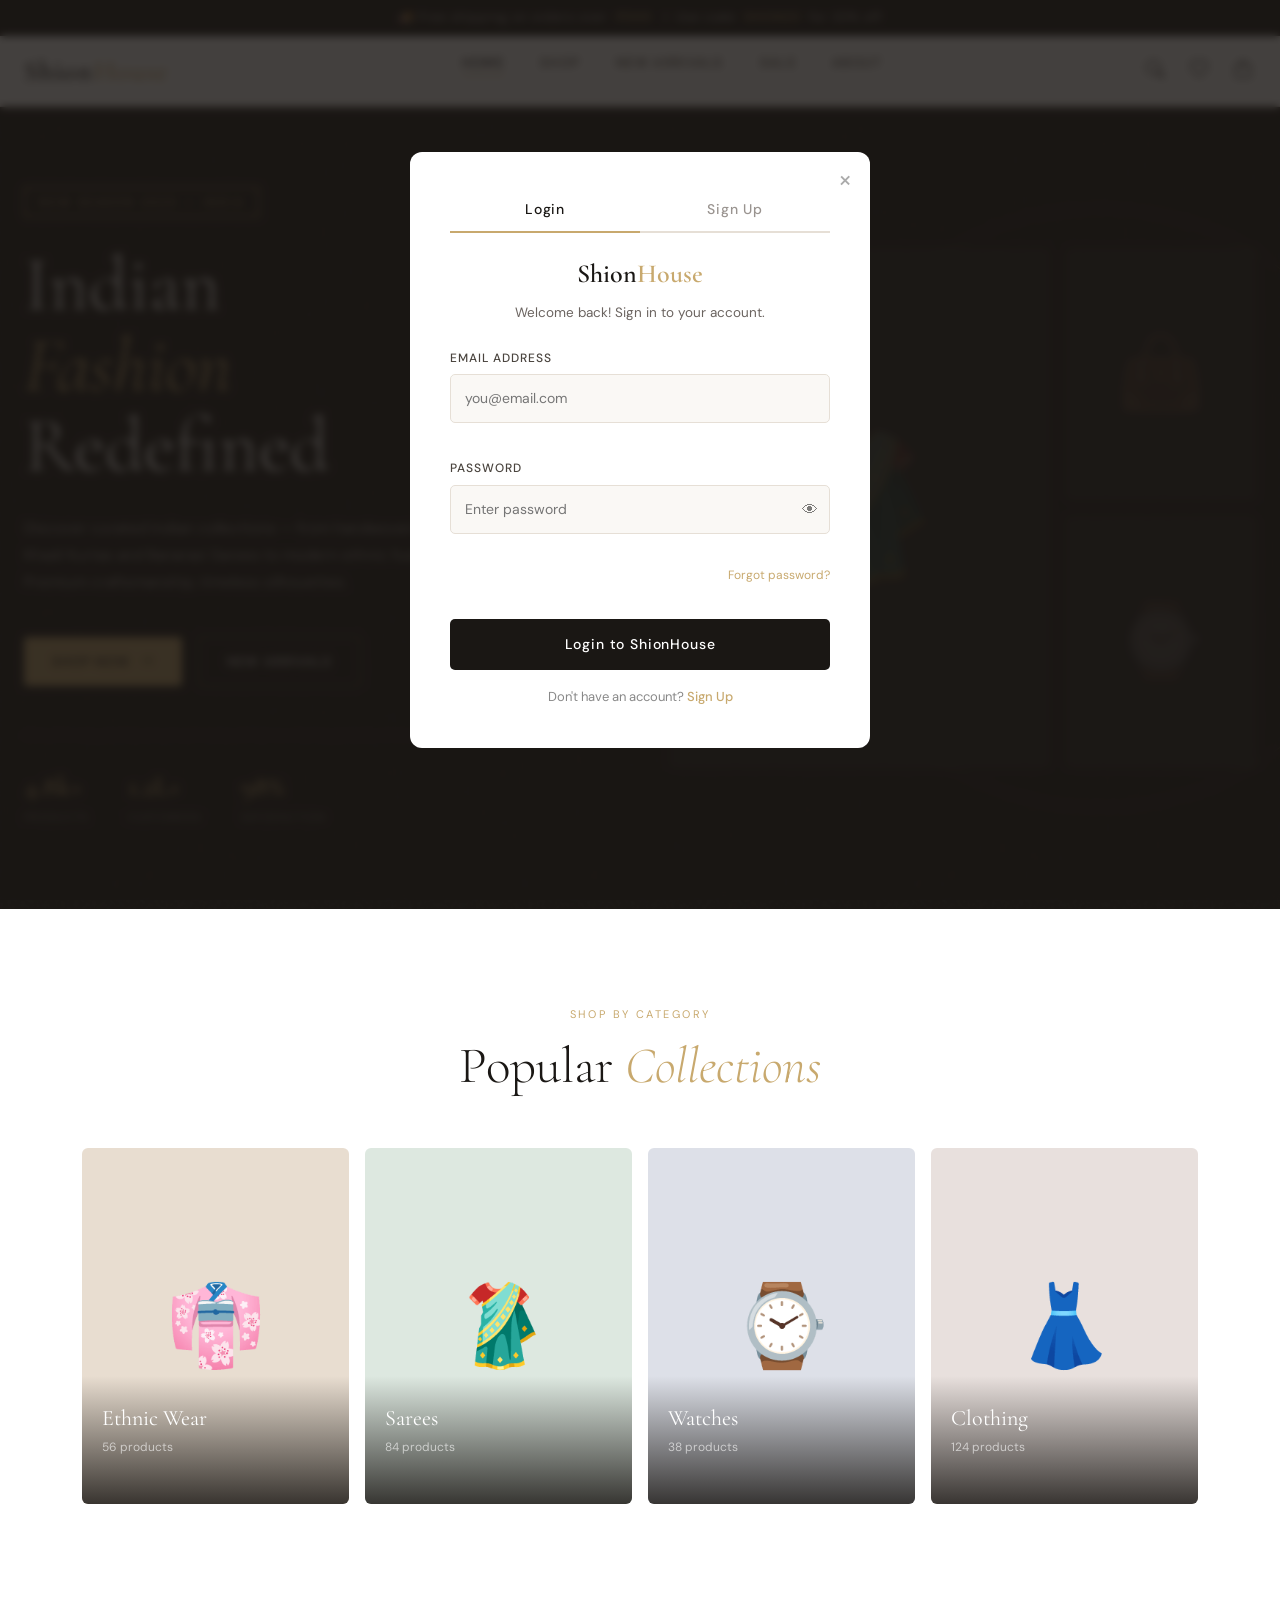
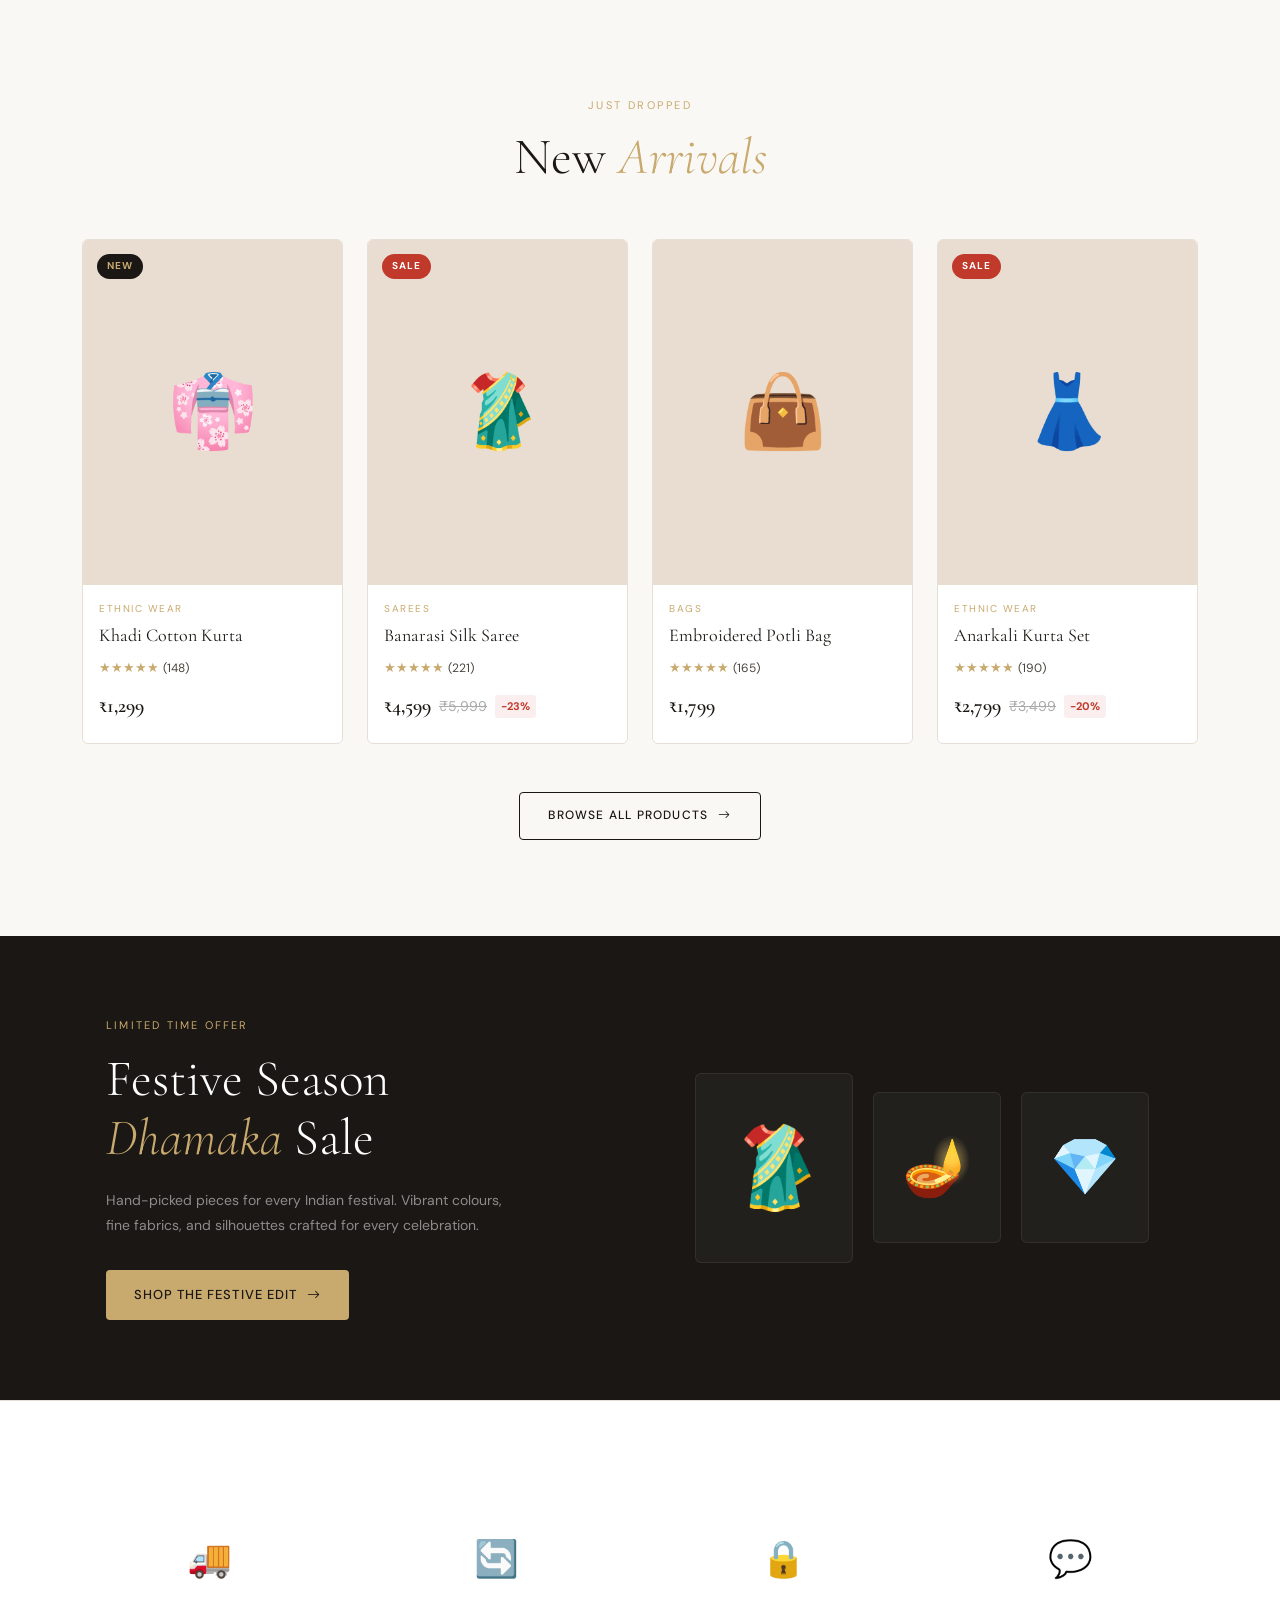
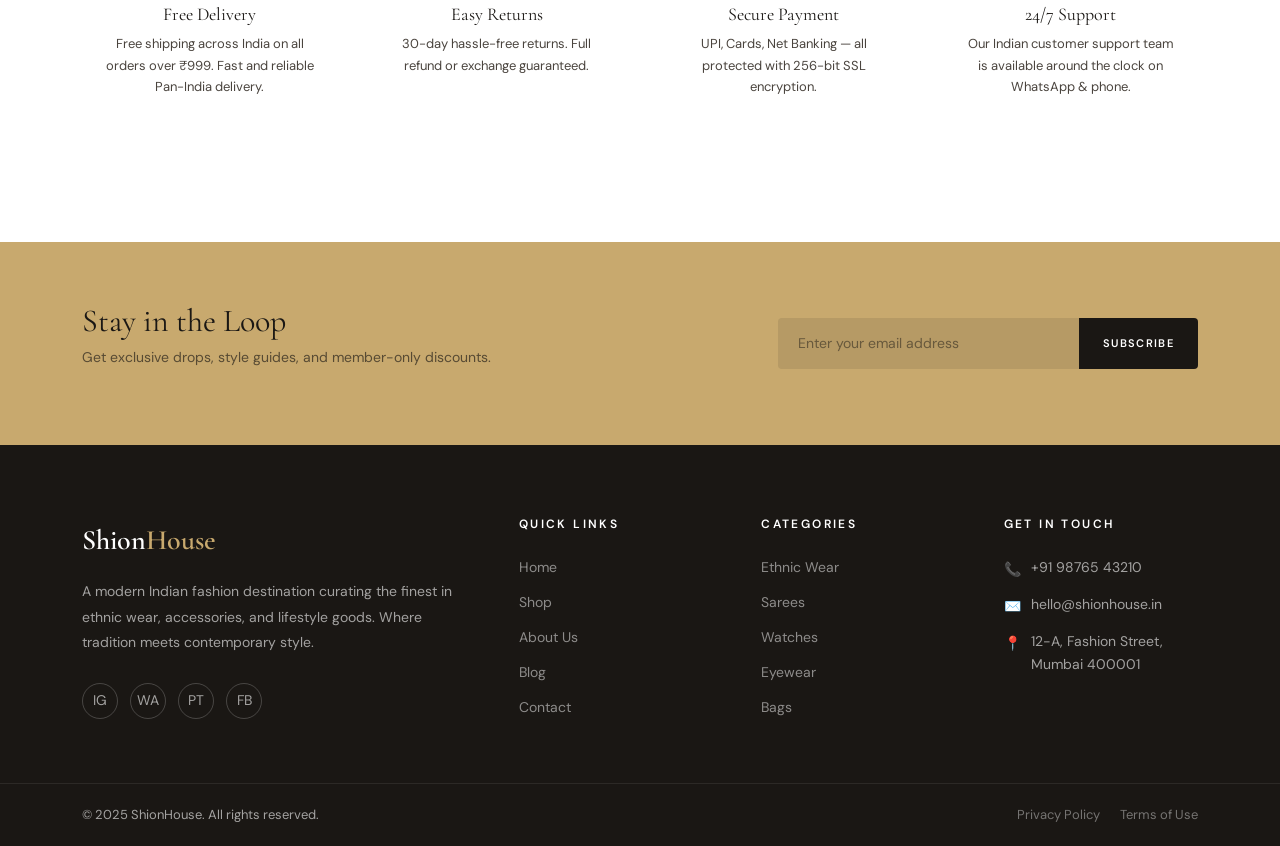
<file: index.html>
<!DOCTYPE html>
<html lang="en">
<head>
  <meta charset="UTF-8" />
  <meta name="viewport" content="width=device-width, initial-scale=1.0" />
  <title>ShionHouse — Indian Fashion Store</title>
  <meta name="description" content="Discover premium Indian fashion at ShionHouse. Shop Ethnic Wear, Sarees, Accessories and more." />
  <link href="https://cdn.jsdelivr.net/npm/bootstrap@5.3.3/dist/css/bootstrap.min.css" rel="stylesheet" />
  <link rel="stylesheet" href="https://cdn.jsdelivr.net/npm/bootstrap-icons@1.11.3/font/bootstrap-icons.min.css" />
  <link rel="preconnect" href="https://fonts.googleapis.com" />
  <link rel="preconnect" href="https://fonts.gstatic.com" crossorigin />
  <link href="https://fonts.googleapis.com/css2?family=Cormorant+Garamond:ital,wght@0,300;0,400;0,600;1,300;1,400&family=DM+Sans:wght@300;400;500&display=swap" rel="stylesheet" />
  <link rel="stylesheet" href="css/style.css" />
</head>
<body>

  <!-- TOP BAR -->
  <div class="topbar">
    🚚 Free shipping on orders over <span>₹999</span> &nbsp;|&nbsp; Use code <span>SHION20</span> for 20% off
  </div>

  <!-- NAVBAR -->
  <nav class="site-nav" role="navigation" aria-label="Main navigation">
    <div class="nav-inner">
      <a href="index.html" class="nav-logo">Shion<span>House</span></a>
      <ul class="nav-links">
        <li><a href="index.html" class="active">Home</a></li>
        <li><a href="products.html">Shop</a></li>
        <li><a href="products.html#new">New Arrivals</a></li>
        <li><a href="products.html?cat=sale">Sale</a></li>
        <li><a href="about.html">About</a></li>
      </ul>
      <div class="nav-icons">
        <button class="nav-icon-btn" id="searchToggle" aria-label="Search"><i class="bi bi-search"></i></button>
        <button class="nav-icon-btn" aria-label="Wishlist"><i class="bi bi-heart"></i></button>
        <a href="cart.html" class="nav-icon-btn" aria-label="Cart">
          <i class="bi bi-bag"></i>
          <span class="cart-badge">0</span>
        </a>
      </div>
      <button class="hamburger" id="hamburger" aria-label="Menu" aria-expanded="false">
        <span></span><span></span><span></span>
      </button>
    </div>
    <div class="mobile-menu" id="mobileMenu">
      <a href="index.html">Home</a>
      <a href="products.html">Shop</a>
      <a href="products.html#new">New Arrivals</a>
      <a href="about.html">About</a>
      <a href="cart.html">Cart</a>
    </div>
  </nav>

  <!-- SEARCH OVERLAY -->
  <div id="searchOverlay" style="display:none;opacity:0;position:fixed;inset:0;z-index:2000;background:rgba(26,23,20,0.88);align-items:flex-start;justify-content:center;padding-top:120px;">
    <div style="width:100%;max-width:600px;padding:0 24px;position:relative;">
      <input id="searchInput" type="text" placeholder="Search products..." style="width:100%;padding:18px 24px;font-size:18px;border-radius:4px;background:#fff;color:#1a1714;border:none;outline:none;font-family:'DM Sans',sans-serif;" />
      <button id="searchClose" style="position:absolute;top:50%;right:40px;transform:translateY(-50%);background:none;border:none;color:#888;font-size:28px;cursor:pointer;line-height:1;">&times;</button>
    </div>
  </div>

  <!-- HERO -->
  <section class="hero" id="home">
    <div class="hero-content">
      <div class="hero-text">
        <span class="hero-eyebrow">New Season 2025 — India</span>
        <h1 class="hero-title">
          Indian<br>
          <em>Fashion</em><br>
          Redefined
        </h1>
        <p class="hero-desc">
          Discover curated Indian collections — from handwoven Khadi Kurtas and Banarasi Sarees to modern ethnic fusion. Premium craftsmanship, timeless silhouettes.
        </p>
        <div class="hero-actions">
          <a href="products.html" class="btn-primary">Shop Now <i class="bi bi-arrow-right"></i></a>
          <a href="products.html#new" class="btn-ghost">New Arrivals</a>
        </div>
        <div class="hero-stats">
          <div><span class="stat-num">4.8k+</span><span class="stat-label">Products</span></div>
          <div><span class="stat-num">1.2L+</span><span class="stat-label">Customers</span></div>
          <div><span class="stat-num">98%</span><span class="stat-label">Satisfaction</span></div>
        </div>
      </div>
      <div class="hero-visual">
        <div class="hero-img-tall" style="display:flex;align-items:center;justify-content:center;">
          <span style="font-size:140px;filter:opacity(0.2);">🥻</span>
        </div>
        <div class="hero-img-stack">
          <div class="hero-img-sm" style="display:flex;align-items:center;justify-content:center;">
            <span style="font-size:72px;filter:opacity(0.18);">👜</span>
          </div>
          <div class="hero-img-sm" style="display:flex;align-items:center;justify-content:center;">
            <span style="font-size:72px;filter:opacity(0.18);">⌚</span>
          </div>
        </div>
      </div>
    </div>
  </section>

  <!-- CATEGORIES -->
  <section class="categories-section">
    <div class="container">
      <div class="section-header" data-animate>
        <span class="section-label">Shop by Category</span>
        <h2 class="section-title">Popular <em>Collections</em></h2>
      </div>
      <div class="categories-grid">
        <a href="products.html?category=Ethnic+Wear" class="category-card cat-1" data-animate>
          <div class="category-placeholder">👘</div>
          <div class="category-overlay">
            <div class="cat-name">Ethnic Wear</div>
            <div class="cat-count">56 products</div>
            <span class="cat-btn">Shop Now →</span>
          </div>
        </a>
        <a href="products.html?category=Sarees" class="category-card cat-2" data-animate>
          <div class="category-placeholder">🥻</div>
          <div class="category-overlay">
            <div class="cat-name">Sarees</div>
            <div class="cat-count">84 products</div>
            <span class="cat-btn">Shop Now →</span>
          </div>
        </a>
        <a href="products.html?category=Watches" class="category-card cat-3" data-animate>
          <div class="category-placeholder">⌚</div>
          <div class="category-overlay">
            <div class="cat-name">Watches</div>
            <div class="cat-count">38 products</div>
            <span class="cat-btn">Shop Now →</span>
          </div>
        </a>
        <a href="products.html?category=Clothing" class="category-card cat-4" data-animate>
          <div class="category-placeholder">👗</div>
          <div class="category-overlay">
            <div class="cat-name">Clothing</div>
            <div class="cat-count">124 products</div>
            <span class="cat-btn">Shop Now →</span>
          </div>
        </a>
      </div>
    </div>
  </section>

  <!-- NEW ARRIVALS -->
  <section class="products-section" id="new">
    <div class="container">
      <div class="section-header" data-animate>
        <span class="section-label">Just Dropped</span>
        <h2 class="section-title">New <em>Arrivals</em></h2>
      </div>
      <div class="row g-4">

        <div class="col-lg-3 col-md-4 col-sm-6" data-animate>
          <div class="card product-card h-100" data-product-id="p001" data-product-name="Khadi Cotton Kurta" data-product-price="1299" data-product-category="Ethnic Wear" data-product-emoji="👘">
            <div class="product-card-img">
              <div class="product-placeholder">👘</div>
              <span class="product-badge badge-new">New</span>
              <div class="product-actions">
                <button class="action-btn" data-action="wishlist" title="Wishlist">♡</button>
                <button class="action-btn" title="Quick View">⊕</button>
              </div>
              <div class="add-to-cart-overlay" data-action="add-to-cart">Add to Cart</div>
            </div>
            <div class="product-card-body card-body">
              <div class="product-category">Ethnic Wear</div>
              <h5 class="product-name card-title">Khadi Cotton Kurta</h5>
              <div class="product-rating"><span class="stars">★★★★★</span><span class="rating-count">(148)</span></div>
              <div class="product-price"><span class="price-current">₹1,299</span></div>
            </div>
          </div>
        </div>

        <div class="col-lg-3 col-md-4 col-sm-6" data-animate>
          <div class="card product-card h-100" data-product-id="p002" data-product-name="Banarasi Silk Saree" data-product-price="4599" data-product-category="Sarees" data-product-emoji="🥻">
            <div class="product-card-img">
              <div class="product-placeholder">🥻</div>
              <span class="product-badge badge-sale">Sale</span>
              <div class="product-actions">
                <button class="action-btn" data-action="wishlist" title="Wishlist">♡</button>
                <button class="action-btn" title="Quick View">⊕</button>
              </div>
              <div class="add-to-cart-overlay" data-action="add-to-cart">Add to Cart</div>
            </div>
            <div class="product-card-body card-body">
              <div class="product-category">Sarees</div>
              <h5 class="product-name card-title">Banarasi Silk Saree</h5>
              <div class="product-rating"><span class="stars">★★★★★</span><span class="rating-count">(221)</span></div>
              <div class="product-price">
                <span class="price-current">₹4,599</span>
                <span class="price-old">₹5,999</span>
                <span class="price-discount">−23%</span>
              </div>
            </div>
          </div>
        </div>

        <div class="col-lg-3 col-md-4 col-sm-6" data-animate>
          <div class="card product-card h-100" data-product-id="p006" data-product-name="Embroidered Potli Bag" data-product-price="1799" data-product-category="Bags" data-product-emoji="👜">
            <div class="product-card-img">
              <div class="product-placeholder">👜</div>
              <div class="product-actions">
                <button class="action-btn" data-action="wishlist" title="Wishlist">♡</button>
                <button class="action-btn" title="Quick View">⊕</button>
              </div>
              <div class="add-to-cart-overlay" data-action="add-to-cart">Add to Cart</div>
            </div>
            <div class="product-card-body card-body">
              <div class="product-category">Bags</div>
              <h5 class="product-name card-title">Embroidered Potli Bag</h5>
              <div class="product-rating"><span class="stars">★★★★★</span><span class="rating-count">(165)</span></div>
              <div class="product-price"><span class="price-current">₹1,799</span></div>
            </div>
          </div>
        </div>

        <div class="col-lg-3 col-md-4 col-sm-6" data-animate>
          <div class="card product-card h-100" data-product-id="p010" data-product-name="Anarkali Kurta Set" data-product-price="2799" data-product-category="Ethnic Wear" data-product-emoji="👗">
            <div class="product-card-img">
              <div class="product-placeholder">👗</div>
              <span class="product-badge badge-sale">Sale</span>
              <div class="product-actions">
                <button class="action-btn" data-action="wishlist" title="Wishlist">♡</button>
                <button class="action-btn" title="Quick View">⊕</button>
              </div>
              <div class="add-to-cart-overlay" data-action="add-to-cart">Add to Cart</div>
            </div>
            <div class="product-card-body card-body">
              <div class="product-category">Ethnic Wear</div>
              <h5 class="product-name card-title">Anarkali Kurta Set</h5>
              <div class="product-rating"><span class="stars">★★★★★</span><span class="rating-count">(190)</span></div>
              <div class="product-price">
                <span class="price-current">₹2,799</span>
                <span class="price-old">₹3,499</span>
                <span class="price-discount">−20%</span>
              </div>
            </div>
          </div>
        </div>

      </div>
      <div class="browse-all-wrap" data-animate>
        <a href="products.html" class="btn-outline-dark-custom">Browse All Products <i class="bi bi-arrow-right"></i></a>
      </div>
    </div>
  </section>

  <!-- PROMO BANNER -->
  <section class="promo-banner">
    <div class="container">
      <div class="promo-inner">
        <div data-animate>
          <span class="promo-label">Limited Time Offer</span>
          <h2 class="promo-title">Festive Season<br><em>Dhamaka</em> Sale</h2>
          <p class="promo-desc">Hand-picked pieces for every Indian festival. Vibrant colours, fine fabrics, and silhouettes crafted for every celebration.</p>
          <a href="products.html" class="btn-primary">Shop the Festive Edit <i class="bi bi-arrow-right"></i></a>
        </div>
        <div class="promo-visual" data-animate>
          <div class="promo-img" style="font-size:80px;">🥻</div>
          <div class="promo-img" style="font-size:56px;">🪔</div>
          <div class="promo-img" style="font-size:56px;">💎</div>
        </div>
      </div>
    </div>
  </section>

  <!-- SERVICES -->
  <section class="services-section">
    <div class="container">
      <div class="services-grid">
        <div class="service-item" data-animate>
          <span class="service-icon">🚚</span>
          <h5 class="service-title">Free Delivery</h5>
          <p class="service-desc">Free shipping across India on all orders over ₹999. Fast and reliable Pan-India delivery.</p>
        </div>
        <div class="service-item" data-animate>
          <span class="service-icon">🔄</span>
          <h5 class="service-title">Easy Returns</h5>
          <p class="service-desc">30-day hassle-free returns. Full refund or exchange guaranteed.</p>
        </div>
        <div class="service-item" data-animate>
          <span class="service-icon">🔒</span>
          <h5 class="service-title">Secure Payment</h5>
          <p class="service-desc">UPI, Cards, Net Banking — all protected with 256-bit SSL encryption.</p>
        </div>
        <div class="service-item" data-animate>
          <span class="service-icon">💬</span>
          <h5 class="service-title">24/7 Support</h5>
          <p class="service-desc">Our Indian customer support team is available around the clock on WhatsApp & phone.</p>
        </div>
      </div>
    </div>
  </section>

  <!-- NEWSLETTER -->
  <section class="newsletter-section">
    <div class="container">
      <div class="newsletter-inner">
        <div class="newsletter-text">
          <h3>Stay in the Loop</h3>
          <p>Get exclusive drops, style guides, and member-only discounts.</p>
        </div>
        <form class="newsletter-form" novalidate>
          <input type="email" class="newsletter-input" placeholder="Enter your email address" required />
          <button type="submit" class="newsletter-submit">Subscribe</button>
        </form>
      </div>
    </div>
  </section>

  <!-- FOOTER -->
  <footer class="site-footer">
    <div class="container">
      <div class="footer-grid">
        <div>
          <span class="footer-logo">Shion<span>House</span></span>
          <p class="footer-about">A modern Indian fashion destination curating the finest in ethnic wear, accessories, and lifestyle goods. Where tradition meets contemporary style.</p>
          <div class="footer-social">
            <button class="social-btn">IG</button>
            <button class="social-btn">WA</button>
            <button class="social-btn">PT</button>
            <button class="social-btn">FB</button>
          </div>
        </div>
        <div>
          <h6 class="footer-heading">Quick Links</h6>
          <nav class="footer-links">
            <a href="index.html">Home</a>
            <a href="products.html">Shop</a>
            <a href="about.html">About Us</a>
            <a href="#">Blog</a>
            <a href="#">Contact</a>
          </nav>
        </div>
        <div>
          <h6 class="footer-heading">Categories</h6>
          <nav class="footer-links">
            <a href="products.html?category=Ethnic+Wear">Ethnic Wear</a>
            <a href="products.html?category=Sarees">Sarees</a>
            <a href="products.html?category=Watches">Watches</a>
            <a href="products.html?category=Eyewear">Eyewear</a>
            <a href="products.html?category=Bags">Bags</a>
          </nav>
        </div>
        <div>
          <h6 class="footer-heading">Get in Touch</h6>
          <div class="footer-contact">
            <div class="footer-contact-item"><span class="contact-icon">📞</span><span>+91 98765 43210</span></div>
            <div class="footer-contact-item"><span class="contact-icon">✉️</span><span>hello@shionhouse.in</span></div>
            <div class="footer-contact-item"><span class="contact-icon">📍</span><span>12-A, Fashion Street, Mumbai 400001</span></div>
          </div>
        </div>
      </div>
    </div>
    <div style="border-top:1px solid rgba(255,255,255,0.08);">
      <div class="container">
        <div class="footer-bottom">
          <span>© 2025 ShionHouse. All rights reserved.</span>
          <div style="display:flex;gap:20px;">
            <a href="#" style="font-size:13px;color:rgba(255,255,255,0.4);">Privacy Policy</a>
            <a href="#" style="font-size:13px;color:rgba(255,255,255,0.4);">Terms of Use</a>
          </div>
        </div>
      </div>
    </div>
  </footer>

  <script src="https://cdn.jsdelivr.net/npm/bootstrap@5.3.3/dist/js/bootstrap.bundle.min.js"></script>
  <script src="js/script.js"></script>
</body>
</html>
</file>
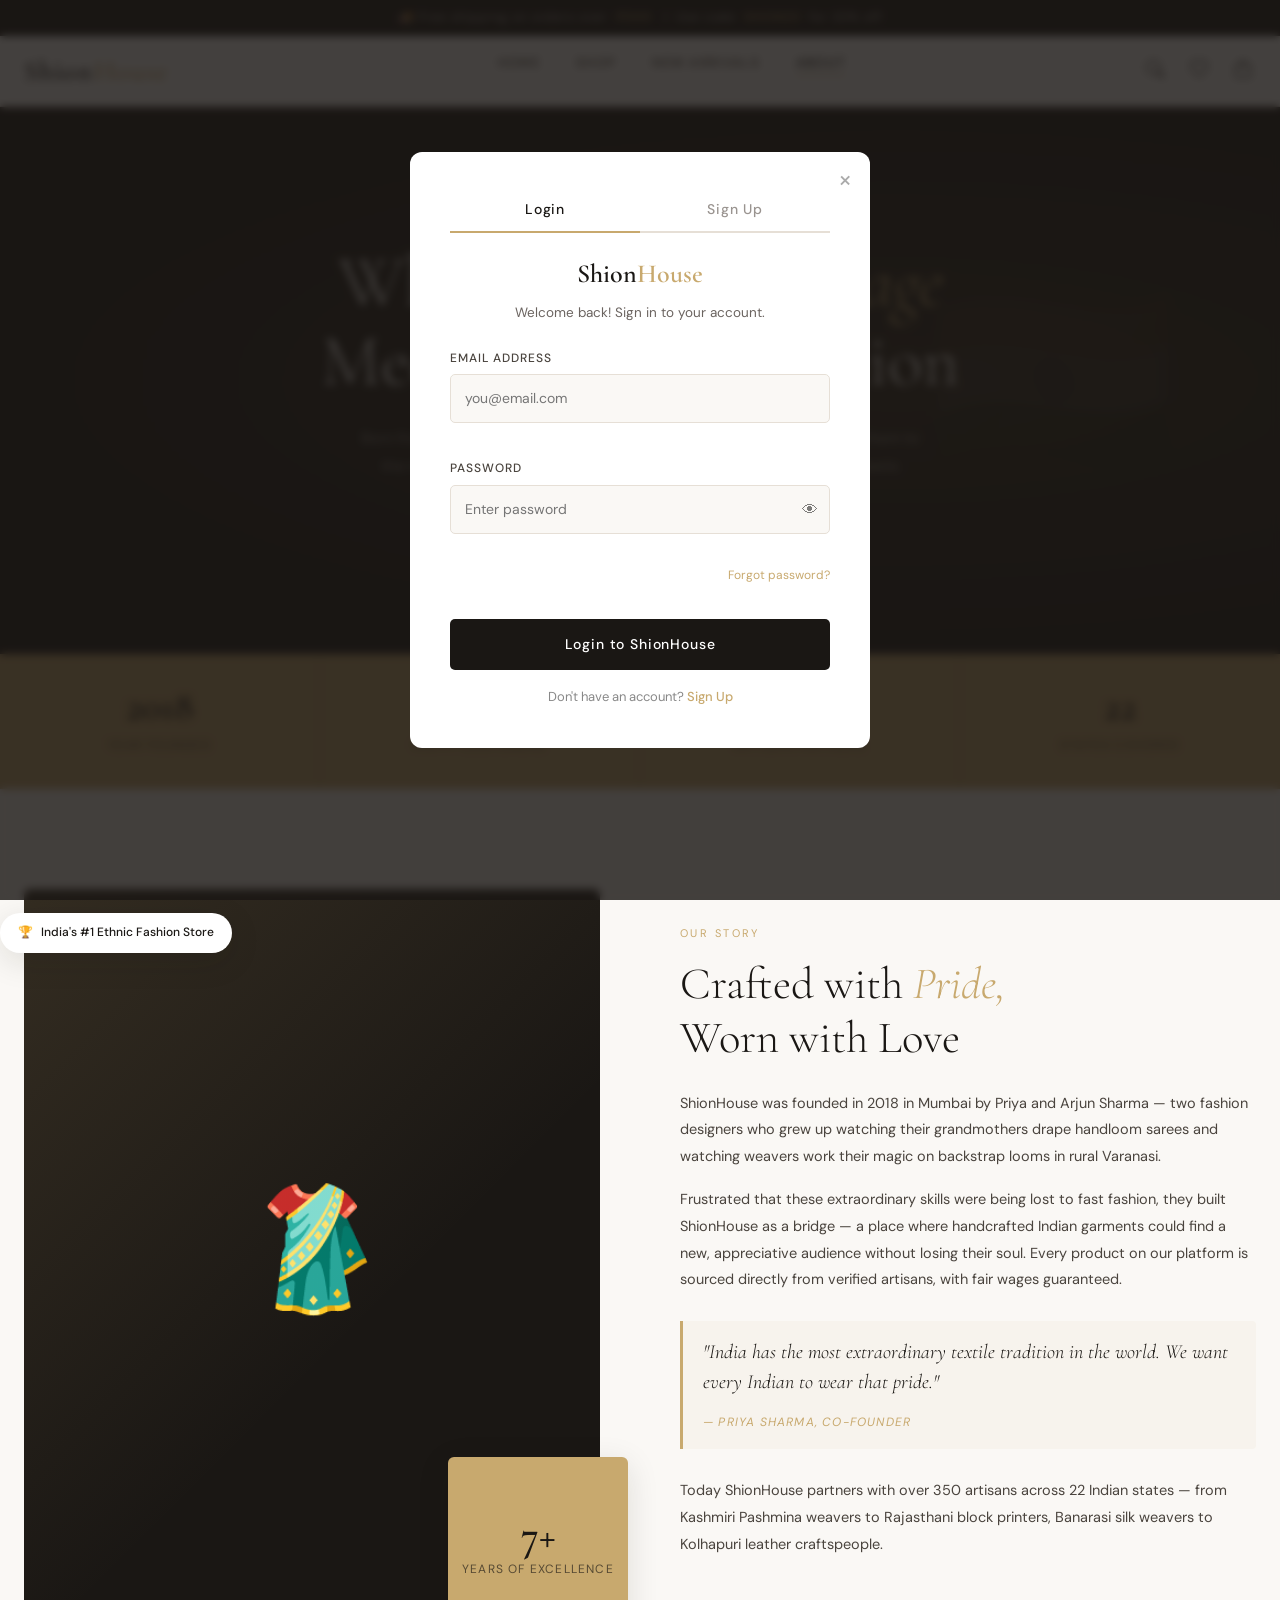
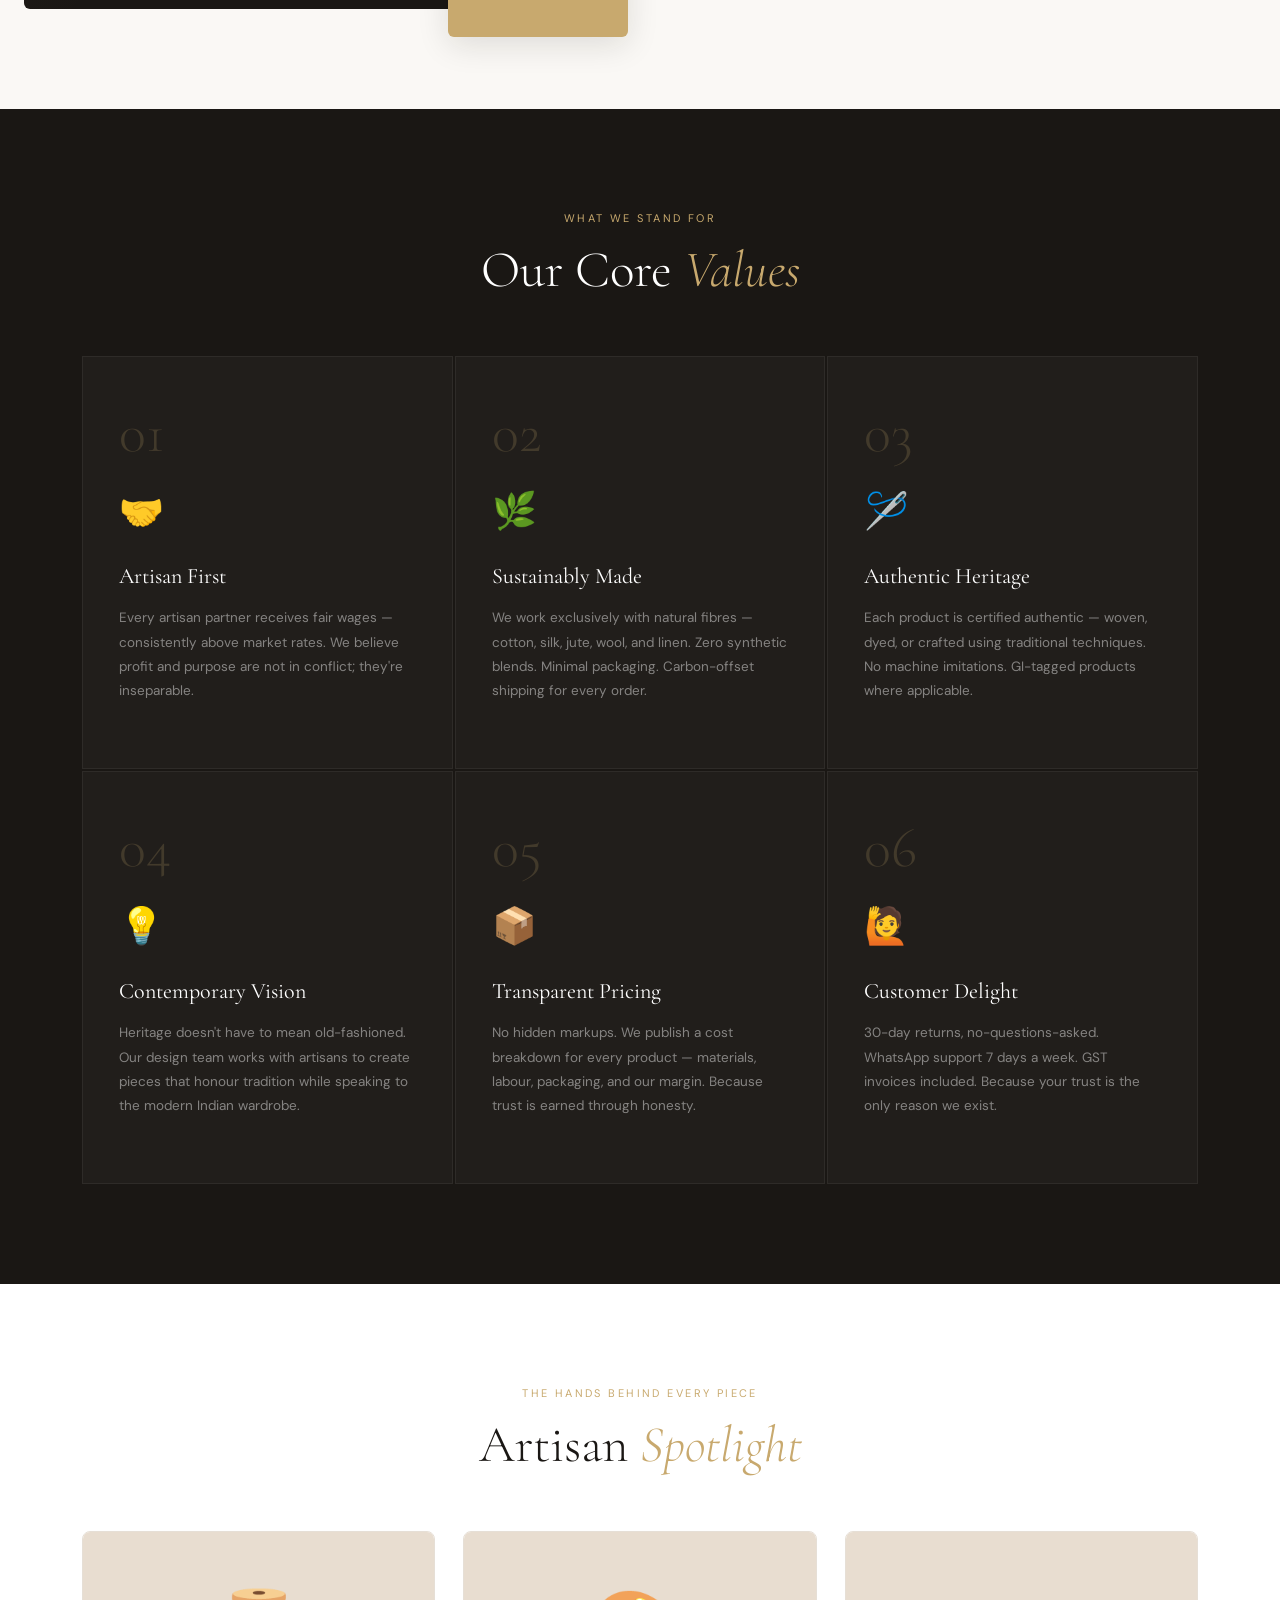
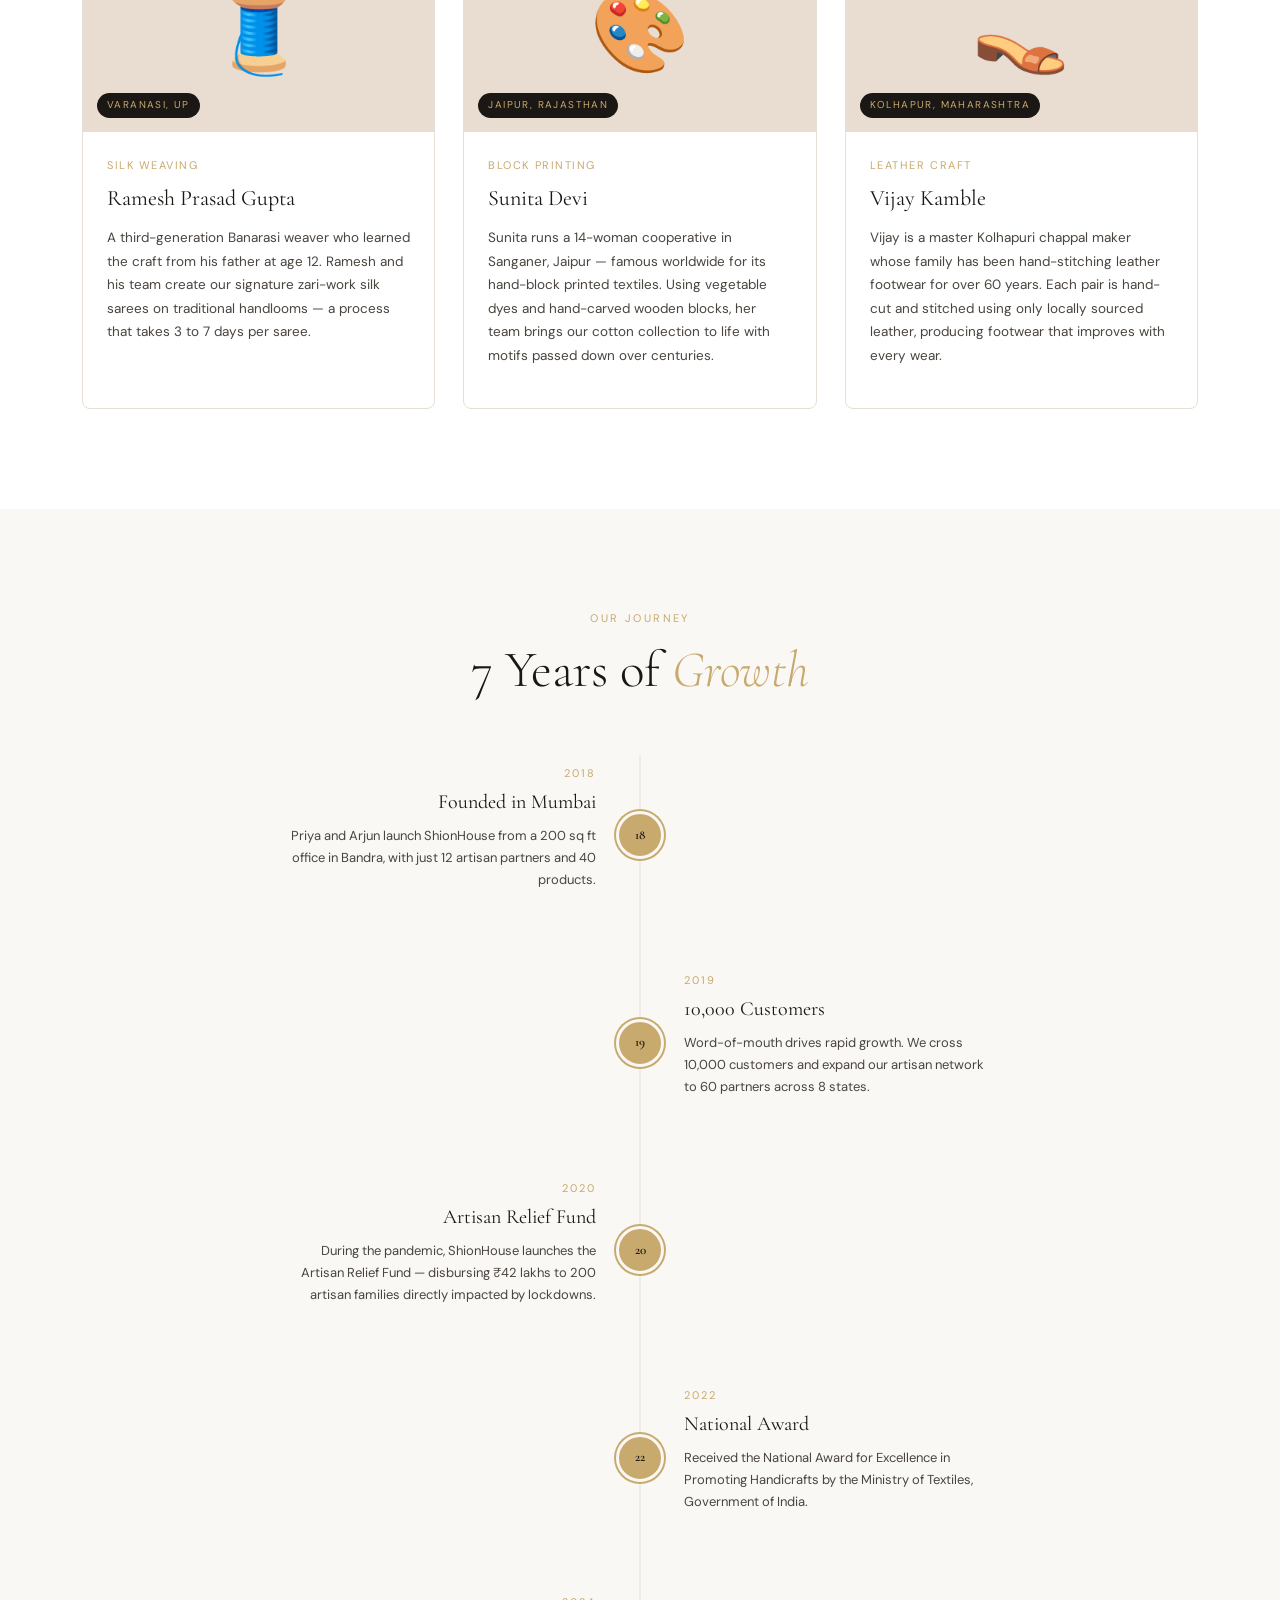
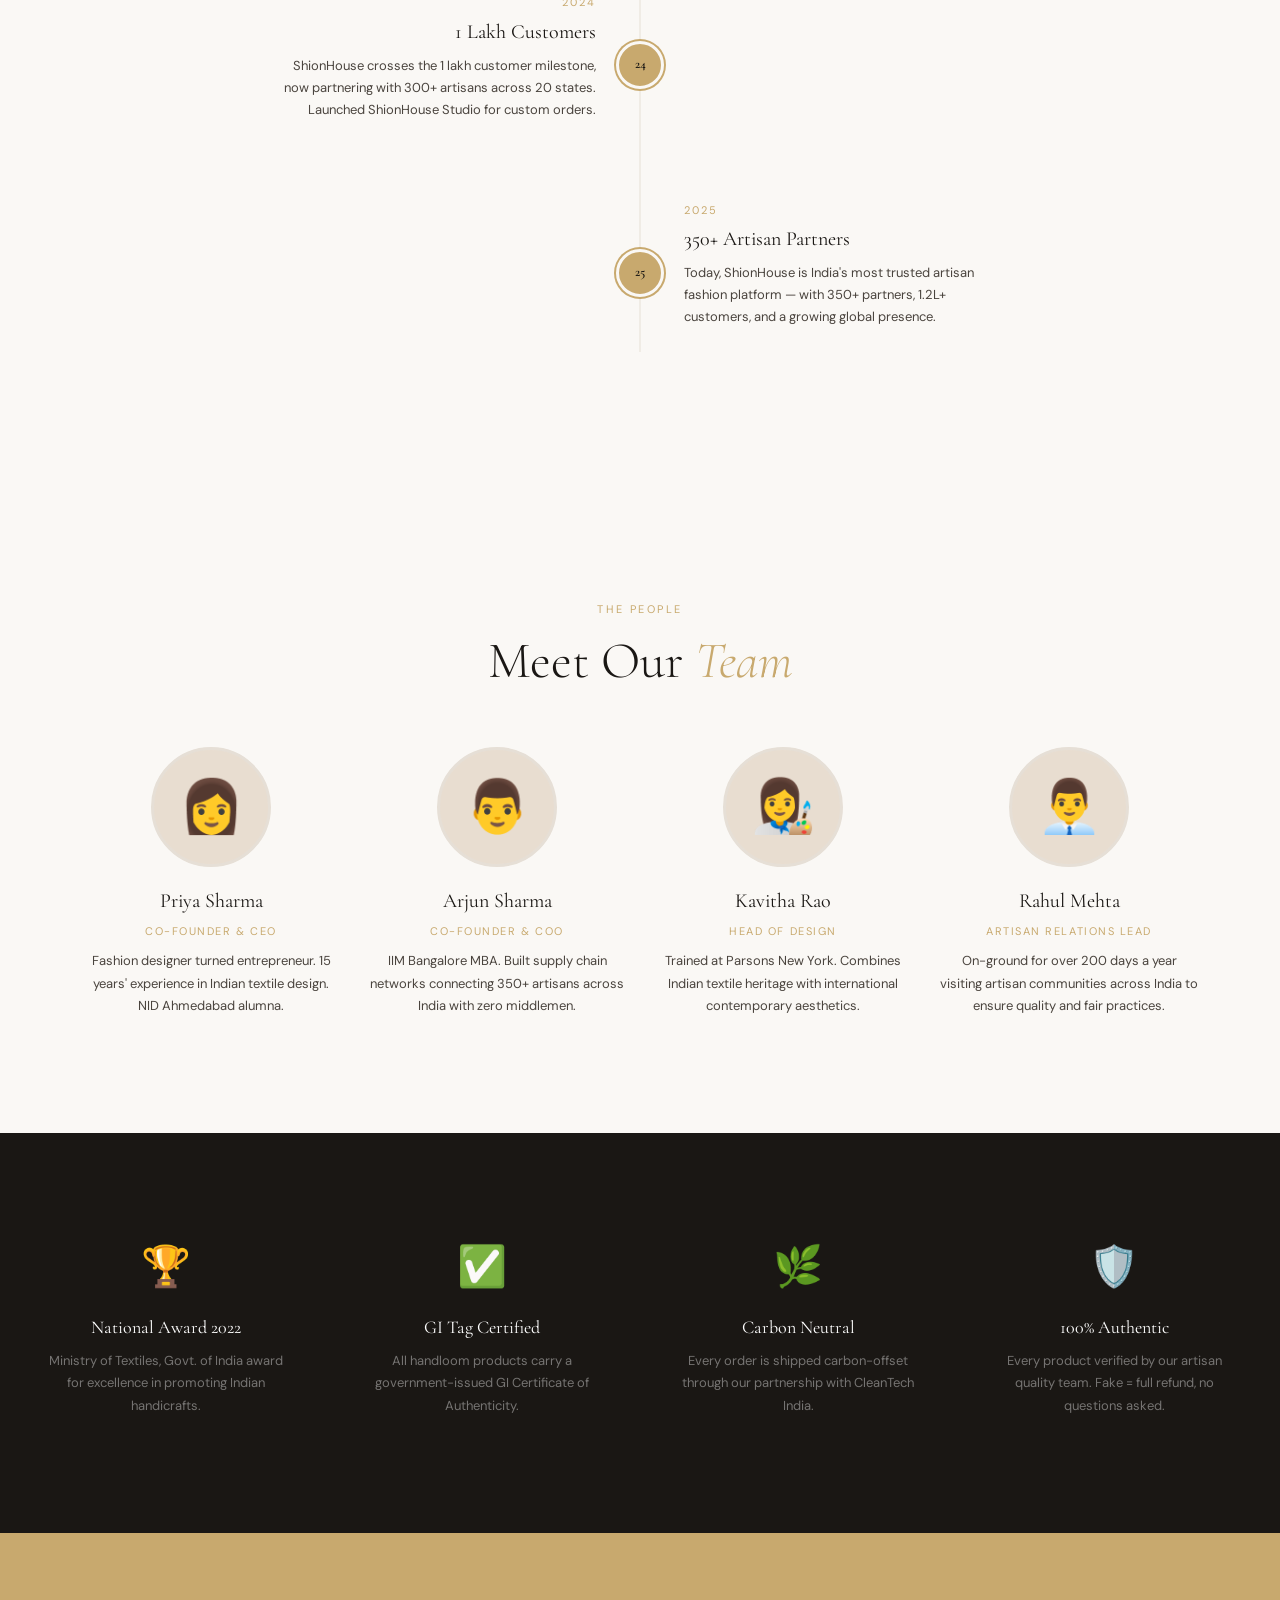
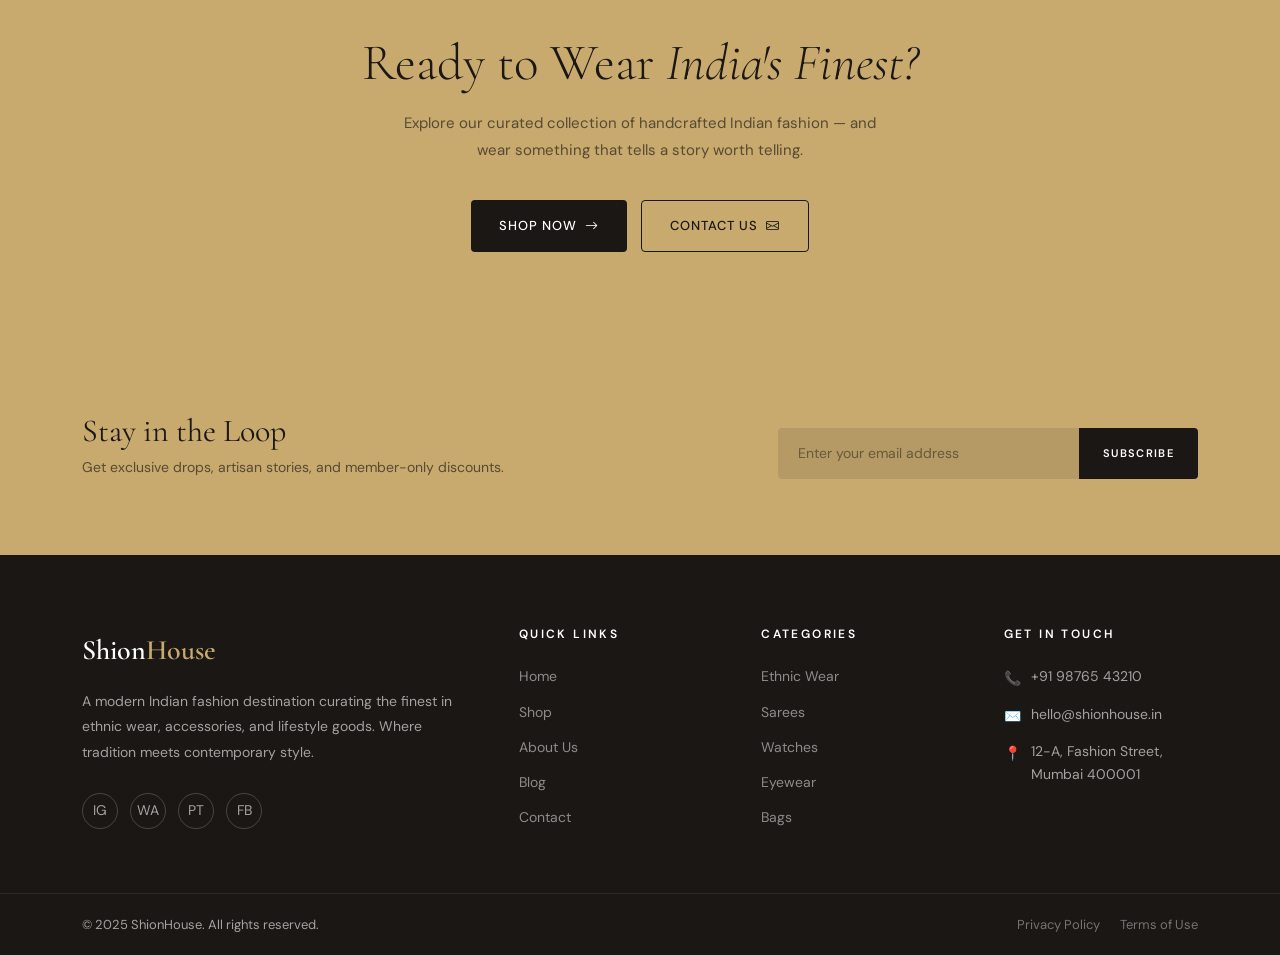
<file: about.html>
<!DOCTYPE html>
<html lang="en">
<head>
  <meta charset="UTF-8" />
  <meta name="viewport" content="width=device-width, initial-scale=1.0" />
  <title>About Us — ShionHouse India</title>
  <meta name="description" content="Learn about ShionHouse — India's premium fashion destination celebrating artisan craftsmanship and contemporary style." />
  <link href="https://cdn.jsdelivr.net/npm/bootstrap@5.3.3/dist/css/bootstrap.min.css" rel="stylesheet" />
  <link rel="stylesheet" href="https://cdn.jsdelivr.net/npm/bootstrap-icons@1.11.3/font/bootstrap-icons.min.css" />
  <link href="https://fonts.googleapis.com/css2?family=Cormorant+Garamond:ital,wght@0,300;0,400;0,600;1,300;1,400&family=DM+Sans:wght@300;400;500&display=swap" rel="stylesheet" />
  <link rel="stylesheet" href="css/style.css" />
  <style>
    /* ── About Page Specific Styles ── */

    /* PAGE HERO */
    .about-hero {
      background: var(--clr-dark);
      padding: 100px 0 80px;
      position: relative;
      overflow: hidden;
    }
    .about-hero::before {
      content: '';
      position: absolute;
      inset: 0;
      background: radial-gradient(ellipse at 70% 50%, rgba(200,169,110,0.12) 0%, transparent 70%);
    }
    .about-hero::after {
      content: '🇮🇳';
      position: absolute;
      right: 8%;
      top: 50%;
      transform: translateY(-50%);
      font-size: 200px;
      opacity: 0.04;
      pointer-events: none;
    }
    .about-hero-inner {
      position: relative;
      z-index: 1;
      text-align: center;
      max-width: 760px;
      margin: 0 auto;
      padding: 0 24px;
    }
    .about-hero-eyebrow {
      font-size: 11px;
      letter-spacing: .28em;
      text-transform: uppercase;
      color: var(--clr-accent);
      display: block;
      margin-bottom: 18px;
    }
    .about-hero-title {
      font-family: var(--ff-display);
      font-size: clamp(38px, 6vw, 72px);
      font-weight: 300;
      color: #fff;
      line-height: 1.1;
      margin-bottom: 24px;
    }
    .about-hero-title em { font-style: italic; color: var(--clr-accent); }
    .about-hero-desc {
      color: rgba(255,255,255,0.5);
      font-size: 15px;
      line-height: 1.85;
      max-width: 560px;
      margin: 0 auto 28px;
    }
    .about-breadcrumb {
      font-size: 13px;
      color: rgba(255,255,255,0.35);
    }
    .about-breadcrumb a { color: rgba(255,255,255,0.35); }
    .about-breadcrumb a:hover { color: var(--clr-accent); }

    /* STAT BAR */
    .about-stats-bar {
      background: var(--clr-accent);
      padding: 0;
    }
    .stats-bar-inner {
      display: grid;
      grid-template-columns: repeat(4, 1fr);
      max-width: 1280px;
      margin: 0 auto;
    }
    .stat-bar-item {
      padding: 32px 24px;
      text-align: center;
      border-right: 1px solid rgba(26,23,20,0.12);
    }
    .stat-bar-item:last-child { border-right: none; }
    .stat-bar-num {
      font-family: var(--ff-display);
      font-size: 40px;
      font-weight: 600;
      color: var(--clr-dark);
      line-height: 1;
      margin-bottom: 6px;
      display: block;
    }
    .stat-bar-label {
      font-size: 12px;
      letter-spacing: .12em;
      text-transform: uppercase;
      color: rgba(26,23,20,0.65);
    }

    /* STORY SECTION */
    .story-section {
      padding: 100px 0;
      background: var(--clr-bg);
    }
    .story-grid {
      display: grid;
      grid-template-columns: 1fr 1fr;
      gap: 80px;
      align-items: center;
      max-width: 1280px;
      margin: 0 auto;
      padding: 0 24px;
    }
    .story-visual {
      position: relative;
    }
    .story-img-main {
      background: var(--clr-dark);
      border-radius: 6px;
      aspect-ratio: 4/5;
      display: flex;
      align-items: center;
      justify-content: center;
      font-size: 120px;
      position: relative;
      overflow: hidden;
    }
    .story-img-main::after {
      content: '';
      position: absolute;
      inset: 0;
      background: linear-gradient(135deg, rgba(200,169,110,0.15) 0%, transparent 60%);
    }
    .story-img-float {
      position: absolute;
      bottom: -28px;
      right: -28px;
      width: 180px;
      height: 180px;
      background: var(--clr-accent);
      border-radius: 6px;
      display: flex;
      flex-direction: column;
      align-items: center;
      justify-content: center;
      box-shadow: var(--shadow-md);
    }
    .story-img-float span:first-child {
      font-family: var(--ff-display);
      font-size: 42px;
      font-weight: 600;
      color: var(--clr-dark);
      line-height: 1;
    }
    .story-img-float span:last-child {
      font-size: 12px;
      letter-spacing: .1em;
      text-transform: uppercase;
      color: rgba(26,23,20,0.65);
      margin-top: 4px;
    }
    .story-badge {
      position: absolute;
      top: 24px;
      left: -24px;
      background: #fff;
      border-radius: 50px;
      padding: 10px 18px;
      font-size: 12px;
      font-weight: 500;
      color: var(--clr-dark);
      box-shadow: var(--shadow-md);
      display: flex;
      align-items: center;
      gap: 8px;
      z-index: 1;
    }
    .story-text { }
    .story-label {
      font-size: 11px;
      letter-spacing: .22em;
      text-transform: uppercase;
      color: var(--clr-accent);
      display: block;
      margin-bottom: 16px;
    }
    .story-title {
      font-family: var(--ff-display);
      font-size: clamp(32px, 3.5vw, 52px);
      font-weight: 300;
      color: var(--clr-dark);
      line-height: 1.2;
      margin-bottom: 24px;
    }
    .story-title em { font-style: italic; color: var(--clr-accent); }
    .story-body {
      font-size: 14.5px;
      color: var(--clr-mid);
      line-height: 1.85;
      margin-bottom: 16px;
    }
    .story-quote {
      border-left: 3px solid var(--clr-accent);
      padding: 16px 20px;
      margin: 28px 0;
      background: rgba(200,169,110,0.06);
      border-radius: 0 4px 4px 0;
    }
    .story-quote p {
      font-family: var(--ff-display);
      font-size: 20px;
      font-style: italic;
      font-weight: 300;
      color: var(--clr-dark);
      line-height: 1.5;
    }
    .story-quote cite {
      display: block;
      margin-top: 8px;
      font-size: 12px;
      letter-spacing: .1em;
      text-transform: uppercase;
      color: var(--clr-accent);
    }

    /* VALUES */
    .values-section {
      padding: 100px 0;
      background: var(--clr-dark);
    }
    .values-section .section-label { color: var(--clr-accent); }
    .values-section .section-title { color: #fff; }
    .values-section .section-title em { color: var(--clr-accent); }
    .values-grid {
      display: grid;
      grid-template-columns: repeat(3, 1fr);
      gap: 2px;
      margin-top: 56px;
    }
    .value-card {
      background: rgba(255,255,255,0.03);
      padding: 48px 36px;
      position: relative;
      transition: background var(--transition);
      border: 1px solid rgba(255,255,255,0.06);
    }
    .value-card:hover { background: rgba(200,169,110,0.07); }
    .value-number {
      font-family: var(--ff-display);
      font-size: 56px;
      font-weight: 300;
      color: rgba(200,169,110,0.2);
      line-height: 1;
      margin-bottom: 20px;
    }
    .value-icon {
      font-size: 36px;
      display: block;
      margin-bottom: 18px;
    }
    .value-title {
      font-family: var(--ff-display);
      font-size: 22px;
      font-weight: 400;
      color: #fff;
      margin-bottom: 12px;
    }
    .value-desc {
      font-size: 13.5px;
      color: rgba(255,255,255,0.45);
      line-height: 1.8;
    }

    /* TEAM */
    .team-section {
      padding: 100px 0;
      background: var(--clr-bg);
    }
    .team-grid {
      display: grid;
      grid-template-columns: repeat(4, 1fr);
      gap: 28px;
      margin-top: 56px;
    }
    .team-card {
      text-align: center;
      transition: transform var(--transition);
    }
    .team-card:hover { transform: translateY(-8px); }
    .team-avatar {
      width: 120px;
      height: 120px;
      border-radius: 50%;
      background: var(--clr-accent2);
      margin: 0 auto 18px;
      display: flex;
      align-items: center;
      justify-content: center;
      font-size: 52px;
      border: 3px solid var(--clr-border);
      transition: border-color var(--transition);
    }
    .team-card:hover .team-avatar { border-color: var(--clr-accent); }
    .team-name {
      font-family: var(--ff-display);
      font-size: 20px;
      font-weight: 400;
      color: var(--clr-dark);
      margin-bottom: 4px;
    }
    .team-role {
      font-size: 11px;
      letter-spacing: .14em;
      text-transform: uppercase;
      color: var(--clr-accent);
      margin-bottom: 10px;
    }
    .team-bio {
      font-size: 13px;
      color: var(--clr-mid);
      line-height: 1.7;
    }

    /* ARTISAN SPOTLIGHT */
    .artisan-section {
      padding: 100px 0;
      background: #fff;
    }
    .artisan-grid {
      display: grid;
      grid-template-columns: repeat(3, 1fr);
      gap: 28px;
      margin-top: 56px;
    }
    .artisan-card {
      border: 1px solid var(--clr-border);
      border-radius: 8px;
      overflow: hidden;
      transition: box-shadow var(--transition), transform var(--transition);
    }
    .artisan-card:hover { box-shadow: var(--shadow-md); transform: translateY(-4px); }
    .artisan-img {
      background: var(--clr-accent2);
      height: 200px;
      display: flex;
      align-items: center;
      justify-content: center;
      font-size: 80px;
      position: relative;
    }
    .artisan-region {
      position: absolute;
      bottom: 14px;
      left: 14px;
      background: var(--clr-dark);
      color: var(--clr-accent);
      font-size: 10px;
      letter-spacing: .14em;
      text-transform: uppercase;
      padding: 4px 10px;
      border-radius: 50px;
    }
    .artisan-body { padding: 24px; }
    .artisan-craft {
      font-size: 11px;
      letter-spacing: .14em;
      text-transform: uppercase;
      color: var(--clr-accent);
      margin-bottom: 6px;
    }
    .artisan-name {
      font-family: var(--ff-display);
      font-size: 22px;
      font-weight: 400;
      color: var(--clr-dark);
      margin-bottom: 10px;
    }
    .artisan-desc {
      font-size: 13.5px;
      color: var(--clr-mid);
      line-height: 1.75;
    }

    /* TIMELINE */
    .timeline-section {
      padding: 100px 0;
      background: var(--clr-bg);
    }
    .timeline {
      position: relative;
      max-width: 760px;
      margin: 56px auto 0;
      padding: 0 24px;
    }
    .timeline::before {
      content: '';
      position: absolute;
      left: 50%;
      top: 0;
      bottom: 0;
      width: 1px;
      background: var(--clr-border);
      transform: translateX(-50%);
    }
    .timeline-item {
      display: grid;
      grid-template-columns: 1fr 48px 1fr;
      gap: 0 20px;
      align-items: center;
      margin-bottom: 48px;
    }
    .timeline-item:nth-child(odd) .tl-content { grid-column: 1; text-align: right; }
    .timeline-item:nth-child(odd) .tl-dot    { grid-column: 2; }
    .timeline-item:nth-child(odd) .tl-empty  { grid-column: 3; }
    .timeline-item:nth-child(even) .tl-empty { grid-column: 1; }
    .timeline-item:nth-child(even) .tl-dot   { grid-column: 2; }
    .timeline-item:nth-child(even) .tl-content { grid-column: 3; text-align: left; }
    .tl-dot {
      width: 48px;
      height: 48px;
      background: var(--clr-accent);
      border-radius: 50%;
      display: flex;
      align-items: center;
      justify-content: center;
      font-family: var(--ff-display);
      font-size: 13px;
      font-weight: 600;
      color: var(--clr-dark);
      border: 3px solid var(--clr-bg);
      box-shadow: 0 0 0 2px var(--clr-accent);
      z-index: 1;
      position: relative;
      flex-shrink: 0;
    }
    .tl-content { padding: 8px 0; }
    .tl-year {
      font-size: 11px;
      letter-spacing: .18em;
      text-transform: uppercase;
      color: var(--clr-accent);
      display: block;
      margin-bottom: 4px;
    }
    .tl-title {
      font-family: var(--ff-display);
      font-size: 20px;
      font-weight: 400;
      color: var(--clr-dark);
      margin-bottom: 6px;
    }
    .tl-desc { font-size: 13px; color: var(--clr-mid); line-height: 1.7; }

    /* TRUST BADGES */
    .trust-section {
      background: var(--clr-dark);
      padding: 72px 0;
    }
    .trust-grid {
      display: grid;
      grid-template-columns: repeat(4, 1fr);
      gap: 32px;
      max-width: 1280px;
      margin: 0 auto;
      padding: 0 24px;
    }
    .trust-item {
      text-align: center;
      padding: 28px 16px;
    }
    .trust-icon { font-size: 40px; margin-bottom: 14px; display: block; }
    .trust-title {
      font-family: var(--ff-display);
      font-size: 18px;
      font-weight: 400;
      color: #fff;
      margin-bottom: 8px;
    }
    .trust-desc { font-size: 13px; color: rgba(255,255,255,0.4); line-height: 1.7; }

    /* CTA */
    .about-cta {
      padding: 100px 0;
      background: var(--clr-accent);
      text-align: center;
    }
    .about-cta h2 {
      font-family: var(--ff-display);
      font-size: clamp(32px, 4vw, 56px);
      font-weight: 300;
      color: var(--clr-dark);
      margin-bottom: 16px;
    }
    .about-cta h2 em { font-style: italic; }
    .about-cta p {
      font-size: 15px;
      color: rgba(26,23,20,0.65);
      max-width: 480px;
      margin: 0 auto 36px;
      line-height: 1.8;
    }
    .about-cta-btns {
      display: flex;
      gap: 14px;
      justify-content: center;
      flex-wrap: wrap;
    }
    .btn-dark-solid {
      display: inline-flex;
      align-items: center;
      gap: 8px;
      background: var(--clr-dark);
      color: #fff;
      padding: 14px 28px;
      border-radius: var(--radius);
      font-size: 13px;
      font-weight: 500;
      letter-spacing: .08em;
      text-transform: uppercase;
      transition: background var(--transition), transform var(--transition);
      border: none;
      cursor: pointer;
    }
    .btn-dark-solid:hover { background: #2e2922; transform: translateY(-1px); color: #fff; }
    .btn-outline-dark {
      display: inline-flex;
      align-items: center;
      gap: 8px;
      background: transparent;
      color: var(--clr-dark);
      padding: 14px 28px;
      border-radius: var(--radius);
      font-size: 13px;
      font-weight: 500;
      letter-spacing: .08em;
      text-transform: uppercase;
      border: 1.5px solid var(--clr-dark);
      transition: background var(--transition), color var(--transition);
    }
    .btn-outline-dark:hover { background: var(--clr-dark); color: #fff; }

    /* RESPONSIVE */
    @media (max-width: 1024px) {
      .team-grid { grid-template-columns: repeat(2, 1fr); }
      .artisan-grid { grid-template-columns: repeat(2, 1fr); }
      .stats-bar-inner { grid-template-columns: repeat(2, 1fr); }
      .trust-grid { grid-template-columns: repeat(2, 1fr); }
      .values-grid { grid-template-columns: repeat(2, 1fr); }
    }
    @media (max-width: 768px) {
      .story-grid { grid-template-columns: 1fr; }
      .story-visual { order: -1; }
      .story-badge { display: none; }
      .story-img-float { right: 12px; bottom: -20px; width: 130px; height: 130px; }
      .timeline::before { left: 24px; }
      .timeline-item { grid-template-columns: 48px 1fr; grid-template-rows: auto; }
      .timeline-item:nth-child(odd) .tl-content,
      .timeline-item:nth-child(even) .tl-content { grid-column: 2; text-align: left; }
      .timeline-item:nth-child(odd) .tl-dot,
      .timeline-item:nth-child(even) .tl-dot { grid-column: 1; }
      .tl-empty { display: none; }
      .artisan-grid { grid-template-columns: 1fr; }
      .team-grid { grid-template-columns: repeat(2, 1fr); }
    }
    @media (max-width: 480px) {
      .values-grid { grid-template-columns: 1fr; }
      .stats-bar-inner { grid-template-columns: repeat(2, 1fr); }
      .trust-grid { grid-template-columns: 1fr 1fr; gap: 16px; }
      .team-grid { grid-template-columns: 1fr; }
    }
  </style>
</head>
<body>

  <!-- TOPBAR -->
  <div class="topbar">
    🚚 Free shipping on orders over <span>₹999</span> &nbsp;|&nbsp; Use code <span>SHION20</span> for 20% off
  </div>

  <!-- NAVBAR -->
  <nav class="site-nav">
    <div class="nav-inner">
      <a href="index.html" class="nav-logo">Shion<span>House</span></a>
      <ul class="nav-links">
        <li><a href="index.html">Home</a></li>
        <li><a href="products.html">Shop</a></li>
        <li><a href="products.html#new">New Arrivals</a></li>
        <li><a href="about.html" class="active">About</a></li>
      </ul>
      <div class="nav-icons">
        <button class="nav-icon-btn" id="searchToggle"><i class="bi bi-search"></i></button>
        <button class="nav-icon-btn"><i class="bi bi-heart"></i></button>
        <a href="cart.html" class="nav-icon-btn">
          <i class="bi bi-bag"></i>
          <span class="cart-badge">0</span>
        </a>
      </div>
      <button class="hamburger" id="hamburger"><span></span><span></span><span></span></button>
    </div>
    <div class="mobile-menu" id="mobileMenu">
      <a href="index.html">Home</a>
      <a href="products.html">Shop</a>
      <a href="about.html">About</a>
      <a href="cart.html">Cart</a>
    </div>
  </nav>

  <!-- SEARCH OVERLAY -->
  <div id="searchOverlay" style="display:none;opacity:0;position:fixed;inset:0;z-index:2000;background:rgba(26,23,20,0.88);align-items:flex-start;justify-content:center;padding-top:120px;">
    <div style="width:100%;max-width:600px;padding:0 24px;position:relative;">
      <input id="searchInput" type="text" placeholder="Search products..." style="width:100%;padding:18px 24px;font-size:18px;border-radius:4px;background:#fff;color:#1a1714;border:none;outline:none;font-family:'DM Sans',sans-serif;" />
      <button id="searchClose" style="position:absolute;top:50%;right:40px;transform:translateY(-50%);background:none;border:none;color:#888;font-size:28px;cursor:pointer;line-height:1;">&times;</button>
    </div>
  </div>

  <!-- ═══════════════════════════════════════════════
       PAGE HERO
  ═══════════════════════════════════════════════ -->
  <section class="about-hero">
    <div class="about-hero-inner">
      <span class="about-hero-eyebrow">Our Story</span>
      <h1 class="about-hero-title">
        Where <em>Indian Heritage</em><br>Meets Modern Fashion
      </h1>
      <p class="about-hero-desc">
        Born from a deep love for India's textile traditions and a desire to bring them to the modern wardrobe, ShionHouse is where artisan craftsmanship meets contemporary style.
      </p>
      <p class="about-breadcrumb">
        <a href="index.html">Home</a> &nbsp;/&nbsp; About Us
      </p>
    </div>
  </section>

  <!-- ═══════════════════════════════════════════════
       STATS BAR
  ═══════════════════════════════════════════════ -->
  <div class="about-stats-bar">
    <div class="stats-bar-inner">
      <div class="stat-bar-item">
        <span class="stat-bar-num">2018</span>
        <span class="stat-bar-label">Year Founded</span>
      </div>
      <div class="stat-bar-item">
        <span class="stat-bar-num">1.2L+</span>
        <span class="stat-bar-label">Happy Customers</span>
      </div>
      <div class="stat-bar-item">
        <span class="stat-bar-num">350+</span>
        <span class="stat-bar-label">Artisan Partners</span>
      </div>
      <div class="stat-bar-item">
        <span class="stat-bar-num">22</span>
        <span class="stat-bar-label">States Covered</span>
      </div>
    </div>
  </div>

  <!-- ═══════════════════════════════════════════════
       OUR STORY
  ═══════════════════════════════════════════════ -->
  <section class="story-section">
    <div class="story-grid">
      <div class="story-visual" data-animate>
        <div class="story-img-main">
          <span>🥻</span>
        </div>
        <div class="story-badge">
          <span>🏆</span>
          <span>India's #1 Ethnic Fashion Store</span>
        </div>
        <div class="story-img-float">
          <span>7+</span>
          <span>Years of Excellence</span>
        </div>
      </div>
      <div class="story-text" data-animate>
        <span class="story-label">Our Story</span>
        <h2 class="story-title">Crafted with <em>Pride,</em><br>Worn with Love</h2>
        <p class="story-body">
          ShionHouse was founded in 2018 in Mumbai by Priya and Arjun Sharma — two fashion designers who grew up watching their grandmothers drape handloom sarees and watching weavers work their magic on backstrap looms in rural Varanasi.
        </p>
        <p class="story-body">
          Frustrated that these extraordinary skills were being lost to fast fashion, they built ShionHouse as a bridge — a place where handcrafted Indian garments could find a new, appreciative audience without losing their soul. Every product on our platform is sourced directly from verified artisans, with fair wages guaranteed.
        </p>
        <div class="story-quote">
          <p>"India has the most extraordinary textile tradition in the world. We want every Indian to wear that pride."</p>
          <cite>— Priya Sharma, Co-Founder</cite>
        </div>
        <p class="story-body">
          Today ShionHouse partners with over 350 artisans across 22 Indian states — from Kashmiri Pashmina weavers to Rajasthani block printers, Banarasi silk weavers to Kolhapuri leather craftspeople.
        </p>
      </div>
    </div>
  </section>

  <!-- ═══════════════════════════════════════════════
       OUR VALUES
  ═══════════════════════════════════════════════ -->
  <section class="values-section">
    <div class="container">
      <div class="section-header" data-animate>
        <span class="section-label">What We Stand For</span>
        <h2 class="section-title">Our Core <em>Values</em></h2>
      </div>
      <div class="values-grid">
        <div class="value-card" data-animate>
          <div class="value-number">01</div>
          <span class="value-icon">🤝</span>
          <div class="value-title">Artisan First</div>
          <p class="value-desc">Every artisan partner receives fair wages — consistently above market rates. We believe profit and purpose are not in conflict; they're inseparable.</p>
        </div>
        <div class="value-card" data-animate>
          <div class="value-number">02</div>
          <span class="value-icon">🌿</span>
          <div class="value-title">Sustainably Made</div>
          <p class="value-desc">We work exclusively with natural fibres — cotton, silk, jute, wool, and linen. Zero synthetic blends. Minimal packaging. Carbon-offset shipping for every order.</p>
        </div>
        <div class="value-card" data-animate>
          <div class="value-number">03</div>
          <span class="value-icon">🪡</span>
          <div class="value-title">Authentic Heritage</div>
          <p class="value-desc">Each product is certified authentic — woven, dyed, or crafted using traditional techniques. No machine imitations. GI-tagged products where applicable.</p>
        </div>
        <div class="value-card" data-animate>
          <div class="value-number">04</div>
          <span class="value-icon">💡</span>
          <div class="value-title">Contemporary Vision</div>
          <p class="value-desc">Heritage doesn't have to mean old-fashioned. Our design team works with artisans to create pieces that honour tradition while speaking to the modern Indian wardrobe.</p>
        </div>
        <div class="value-card" data-animate>
          <div class="value-number">05</div>
          <span class="value-icon">📦</span>
          <div class="value-title">Transparent Pricing</div>
          <p class="value-desc">No hidden markups. We publish a cost breakdown for every product — materials, labour, packaging, and our margin. Because trust is earned through honesty.</p>
        </div>
        <div class="value-card" data-animate>
          <div class="value-number">06</div>
          <span class="value-icon">🙋</span>
          <div class="value-title">Customer Delight</div>
          <p class="value-desc">30-day returns, no-questions-asked. WhatsApp support 7 days a week. GST invoices included. Because your trust is the only reason we exist.</p>
        </div>
      </div>
    </div>
  </section>

  <!-- ═══════════════════════════════════════════════
       ARTISAN SPOTLIGHT
  ═══════════════════════════════════════════════ -->
  <section class="artisan-section">
    <div class="container">
      <div class="section-header" data-animate>
        <span class="section-label">The Hands Behind Every Piece</span>
        <h2 class="section-title">Artisan <em>Spotlight</em></h2>
      </div>
      <div class="artisan-grid">

        <div class="artisan-card" data-animate>
          <div class="artisan-img">
            🧵
            <span class="artisan-region">Varanasi, UP</span>
          </div>
          <div class="artisan-body">
            <div class="artisan-craft">Silk Weaving</div>
            <div class="artisan-name">Ramesh Prasad Gupta</div>
            <p class="artisan-desc">A third-generation Banarasi weaver who learned the craft from his father at age 12. Ramesh and his team create our signature zari-work silk sarees on traditional handlooms — a process that takes 3 to 7 days per saree.</p>
          </div>
        </div>

        <div class="artisan-card" data-animate>
          <div class="artisan-img">
            🎨
            <span class="artisan-region">Jaipur, Rajasthan</span>
          </div>
          <div class="artisan-body">
            <div class="artisan-craft">Block Printing</div>
            <div class="artisan-name">Sunita Devi</div>
            <p class="artisan-desc">Sunita runs a 14-woman cooperative in Sanganer, Jaipur — famous worldwide for its hand-block printed textiles. Using vegetable dyes and hand-carved wooden blocks, her team brings our cotton collection to life with motifs passed down over centuries.</p>
          </div>
        </div>

        <div class="artisan-card" data-animate>
          <div class="artisan-img">
            👡
            <span class="artisan-region">Kolhapur, Maharashtra</span>
          </div>
          <div class="artisan-body">
            <div class="artisan-craft">Leather Craft</div>
            <div class="artisan-name">Vijay Kamble</div>
            <p class="artisan-desc">Vijay is a master Kolhapuri chappal maker whose family has been hand-stitching leather footwear for over 60 years. Each pair is hand-cut and stitched using only locally sourced leather, producing footwear that improves with every wear.</p>
          </div>
        </div>

      </div>
    </div>
  </section>

  <!-- ═══════════════════════════════════════════════
       TIMELINE / JOURNEY
  ═══════════════════════════════════════════════ -->
  <section class="timeline-section">
    <div class="container">
      <div class="section-header" data-animate>
        <span class="section-label">Our Journey</span>
        <h2 class="section-title">7 Years of <em>Growth</em></h2>
      </div>
      <div class="timeline">

        <div class="timeline-item" data-animate>
          <div class="tl-content">
            <span class="tl-year">2018</span>
            <div class="tl-title">Founded in Mumbai</div>
            <p class="tl-desc">Priya and Arjun launch ShionHouse from a 200 sq ft office in Bandra, with just 12 artisan partners and 40 products.</p>
          </div>
          <div class="tl-dot">18</div>
          <div class="tl-empty"></div>
        </div>

        <div class="timeline-item" data-animate>
          <div class="tl-empty"></div>
          <div class="tl-dot">19</div>
          <div class="tl-content">
            <span class="tl-year">2019</span>
            <div class="tl-title">10,000 Customers</div>
            <p class="tl-desc">Word-of-mouth drives rapid growth. We cross 10,000 customers and expand our artisan network to 60 partners across 8 states.</p>
          </div>
        </div>

        <div class="timeline-item" data-animate>
          <div class="tl-content">
            <span class="tl-year">2020</span>
            <div class="tl-title">Artisan Relief Fund</div>
            <p class="tl-desc">During the pandemic, ShionHouse launches the Artisan Relief Fund — disbursing ₹42 lakhs to 200 artisan families directly impacted by lockdowns.</p>
          </div>
          <div class="tl-dot">20</div>
          <div class="tl-empty"></div>
        </div>

        <div class="timeline-item" data-animate>
          <div class="tl-empty"></div>
          <div class="tl-dot">22</div>
          <div class="tl-content">
            <span class="tl-year">2022</span>
            <div class="tl-title">National Award</div>
            <p class="tl-desc">Received the National Award for Excellence in Promoting Handicrafts by the Ministry of Textiles, Government of India.</p>
          </div>
        </div>

        <div class="timeline-item" data-animate>
          <div class="tl-content">
            <span class="tl-year">2024</span>
            <div class="tl-title">1 Lakh Customers</div>
            <p class="tl-desc">ShionHouse crosses the 1 lakh customer milestone, now partnering with 300+ artisans across 20 states. Launched ShionHouse Studio for custom orders.</p>
          </div>
          <div class="tl-dot">24</div>
          <div class="tl-empty"></div>
        </div>

        <div class="timeline-item" data-animate>
          <div class="tl-empty"></div>
          <div class="tl-dot">25</div>
          <div class="tl-content">
            <span class="tl-year">2025</span>
            <div class="tl-title">350+ Artisan Partners</div>
            <p class="tl-desc">Today, ShionHouse is India's most trusted artisan fashion platform — with 350+ partners, 1.2L+ customers, and a growing global presence.</p>
          </div>
        </div>

      </div>
    </div>
  </section>

  <!-- ═══════════════════════════════════════════════
       TEAM
  ═══════════════════════════════════════════════ -->
  <section class="team-section">
    <div class="container">
      <div class="section-header" data-animate>
        <span class="section-label">The People</span>
        <h2 class="section-title">Meet Our <em>Team</em></h2>
      </div>
      <div class="team-grid">

        <div class="team-card" data-animate>
          <div class="team-avatar">👩</div>
          <div class="team-name">Priya Sharma</div>
          <div class="team-role">Co-Founder & CEO</div>
          <p class="team-bio">Fashion designer turned entrepreneur. 15 years' experience in Indian textile design. NID Ahmedabad alumna.</p>
        </div>

        <div class="team-card" data-animate>
          <div class="team-avatar">👨</div>
          <div class="team-name">Arjun Sharma</div>
          <div class="team-role">Co-Founder & COO</div>
          <p class="team-bio">IIM Bangalore MBA. Built supply chain networks connecting 350+ artisans across India with zero middlemen.</p>
        </div>

        <div class="team-card" data-animate>
          <div class="team-avatar">👩‍🎨</div>
          <div class="team-name">Kavitha Rao</div>
          <div class="team-role">Head of Design</div>
          <p class="team-bio">Trained at Parsons New York. Combines Indian textile heritage with international contemporary aesthetics.</p>
        </div>

        <div class="team-card" data-animate>
          <div class="team-avatar">👨‍💼</div>
          <div class="team-name">Rahul Mehta</div>
          <div class="team-role">Artisan Relations Lead</div>
          <p class="team-bio">On-ground for over 200 days a year visiting artisan communities across India to ensure quality and fair practices.</p>
        </div>

      </div>
    </div>
  </section>

  <!-- ═══════════════════════════════════════════════
       TRUST BADGES
  ═══════════════════════════════════════════════ -->
  <section class="trust-section">
    <div class="trust-grid">
      <div class="trust-item" data-animate>
        <span class="trust-icon">🏆</span>
        <div class="trust-title">National Award 2022</div>
        <p class="trust-desc">Ministry of Textiles, Govt. of India award for excellence in promoting Indian handicrafts.</p>
      </div>
      <div class="trust-item" data-animate>
        <span class="trust-icon">✅</span>
        <div class="trust-title">GI Tag Certified</div>
        <p class="trust-desc">All handloom products carry a government-issued GI Certificate of Authenticity.</p>
      </div>
      <div class="trust-item" data-animate>
        <span class="trust-icon">🌿</span>
        <div class="trust-title">Carbon Neutral</div>
        <p class="trust-desc">Every order is shipped carbon-offset through our partnership with CleanTech India.</p>
      </div>
      <div class="trust-item" data-animate>
        <span class="trust-icon">🛡️</span>
        <div class="trust-title">100% Authentic</div>
        <p class="trust-desc">Every product verified by our artisan quality team. Fake = full refund, no questions asked.</p>
      </div>
    </div>
  </section>

  <!-- ═══════════════════════════════════════════════
       CTA
  ═══════════════════════════════════════════════ -->
  <section class="about-cta">
    <div class="container">
      <h2>Ready to Wear <em>India's Finest?</em></h2>
      <p>Explore our curated collection of handcrafted Indian fashion — and wear something that tells a story worth telling.</p>
      <div class="about-cta-btns">
        <a href="products.html" class="btn-dark-solid">Shop Now <i class="bi bi-arrow-right"></i></a>
        <a href="mailto:hello@shionhouse.in" class="btn-outline-dark">Contact Us <i class="bi bi-envelope"></i></a>
      </div>
    </div>
  </section>

  <!-- NEWSLETTER -->
  <section class="newsletter-section">
    <div class="container">
      <div class="newsletter-inner">
        <div class="newsletter-text">
          <h3>Stay in the Loop</h3>
          <p>Get exclusive drops, artisan stories, and member-only discounts.</p>
        </div>
        <form class="newsletter-form" novalidate>
          <input type="email" class="newsletter-input" placeholder="Enter your email address" required />
          <button type="submit" class="newsletter-submit">Subscribe</button>
        </form>
      </div>
    </div>
  </section>

  <!-- FOOTER -->
  <footer class="site-footer">
    <div class="container">
      <div class="footer-grid">
        <div>
          <span class="footer-logo">Shion<span>House</span></span>
          <p class="footer-about">A modern Indian fashion destination curating the finest in ethnic wear, accessories, and lifestyle goods. Where tradition meets contemporary style.</p>
          <div class="footer-social">
            <button class="social-btn">IG</button>
            <button class="social-btn">WA</button>
            <button class="social-btn">PT</button>
            <button class="social-btn">FB</button>
          </div>
        </div>
        <div>
          <h6 class="footer-heading">Quick Links</h6>
          <nav class="footer-links">
            <a href="index.html">Home</a>
            <a href="products.html">Shop</a>
            <a href="about.html">About Us</a>
            <a href="#">Blog</a>
            <a href="#">Contact</a>
          </nav>
        </div>
        <div>
          <h6 class="footer-heading">Categories</h6>
          <nav class="footer-links">
            <a href="products.html?category=Ethnic+Wear">Ethnic Wear</a>
            <a href="products.html?category=Sarees">Sarees</a>
            <a href="products.html?category=Watches">Watches</a>
            <a href="products.html?category=Eyewear">Eyewear</a>
            <a href="products.html?category=Bags">Bags</a>
          </nav>
        </div>
        <div>
          <h6 class="footer-heading">Get in Touch</h6>
          <div class="footer-contact">
            <div class="footer-contact-item"><span class="contact-icon">📞</span><span>+91 98765 43210</span></div>
            <div class="footer-contact-item"><span class="contact-icon">✉️</span><span>hello@shionhouse.in</span></div>
            <div class="footer-contact-item"><span class="contact-icon">📍</span><span>12-A, Fashion Street, Mumbai 400001</span></div>
          </div>
        </div>
      </div>
    </div>
    <div style="border-top:1px solid rgba(255,255,255,0.08);">
      <div class="container">
        <div class="footer-bottom">
          <span>© 2025 ShionHouse. All rights reserved.</span>
          <div style="display:flex;gap:20px;">
            <a href="#" style="font-size:13px;color:rgba(255,255,255,0.4);">Privacy Policy</a>
            <a href="#" style="font-size:13px;color:rgba(255,255,255,0.4);">Terms of Use</a>
          </div>
        </div>
      </div>
    </div>
  </footer>

  <script src="https://cdn.jsdelivr.net/npm/bootstrap@5.3.3/dist/js/bootstrap.bundle.min.js"></script>
  <script src="js/script.js"></script>
</body>
</html>
</file>
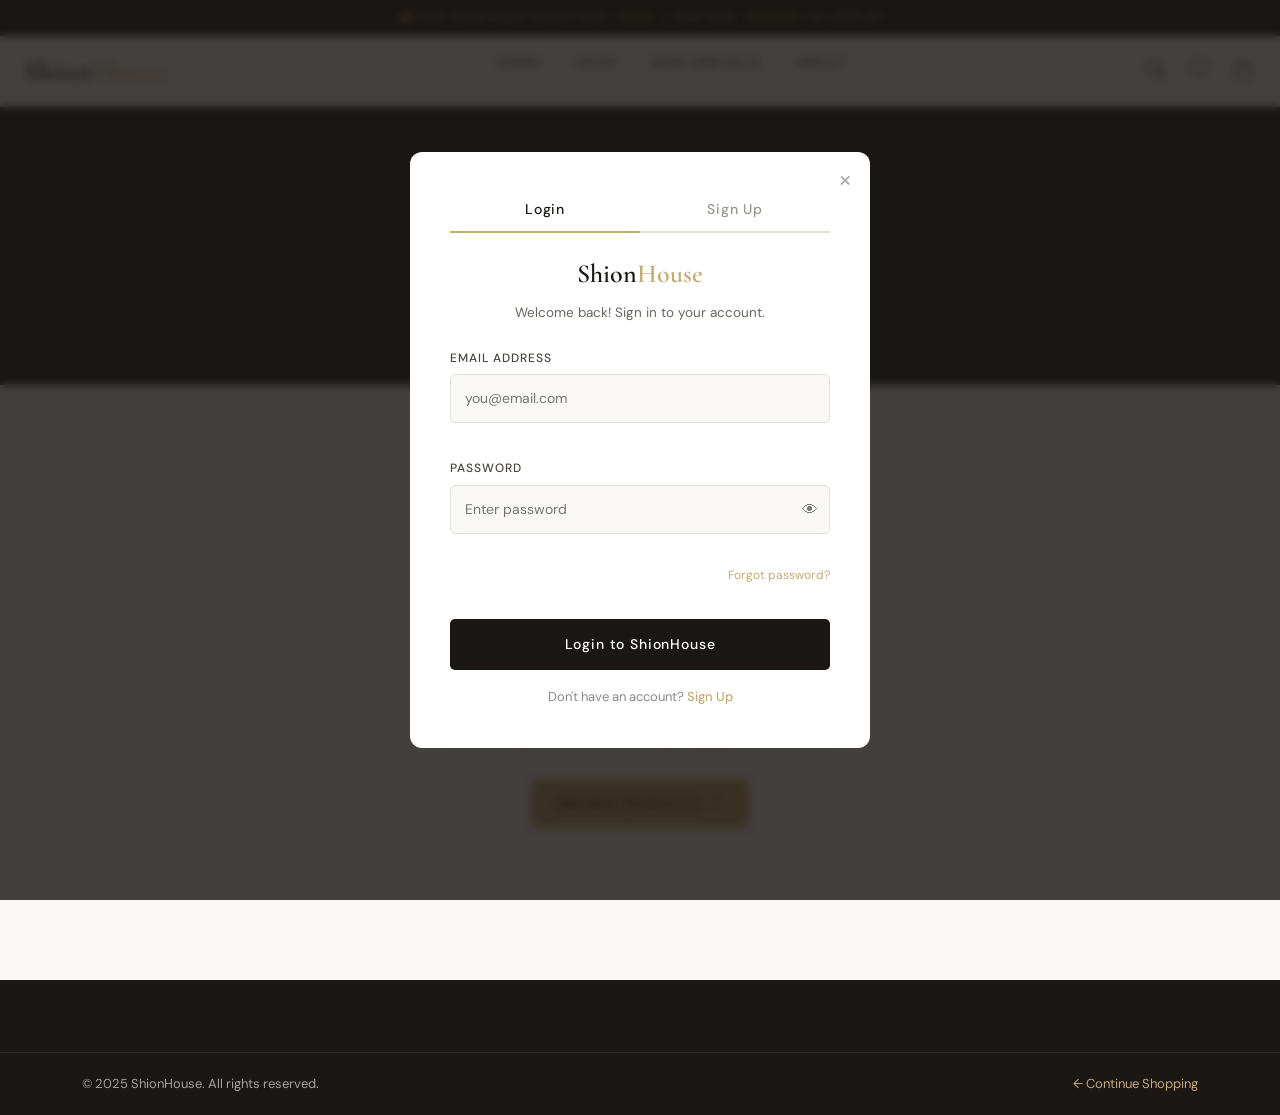
<file: cart.html>
<!DOCTYPE html>
<html lang="en">
<head>
  <meta charset="UTF-8" />
  <meta name="viewport" content="width=device-width, initial-scale=1.0" />
  <title>Cart — ShionHouse India</title>
  <link href="https://cdn.jsdelivr.net/npm/bootstrap@5.3.3/dist/css/bootstrap.min.css" rel="stylesheet" />
  <link rel="stylesheet" href="https://cdn.jsdelivr.net/npm/bootstrap-icons@1.11.3/font/bootstrap-icons.min.css" />
  <link href="https://fonts.googleapis.com/css2?family=Cormorant+Garamond:ital,wght@0,300;0,400;0,600;1,300;1,400&family=DM+Sans:wght@300;400;500&display=swap" rel="stylesheet" />
  <link rel="stylesheet" href="css/style.css" />
  <style>
    /* ── Checkout Modal Styles ── */
    #checkoutOverlay {
      position:fixed;inset:0;z-index:4000;background:rgba(26,23,20,0.82);
      display:flex;align-items:center;justify-content:center;padding:16px;
      backdrop-filter:blur(4px);opacity:0;pointer-events:none;transition:opacity .3s ease;
    }
    #checkoutOverlay.open { opacity:1; pointer-events:all; }
    .checkout-modal {
      background:#fff;border-radius:12px;width:100%;max-width:560px;
      max-height:92vh;overflow-y:auto;padding:36px 40px 40px;position:relative;
      transform:translateY(24px);transition:transform .3s ease;
      font-family:'DM Sans',sans-serif;
    }
    #checkoutOverlay.open .checkout-modal { transform:translateY(0); }
    .co-close {
      position:absolute;top:14px;right:18px;background:none;border:none;
      font-size:26px;cursor:pointer;color:#aaa;line-height:1;transition:color .2s;
    }
    .co-close:hover { color:#1a1714; }
    .co-title {
      font-family:'Cormorant Garamond',serif;font-size:26px;font-weight:400;
      margin-bottom:6px;color:#1a1714;
    }
    .co-subtitle { font-size:13px;color:#888;margin-bottom:28px; }
    .co-section-title {
      font-size:11px;letter-spacing:.18em;text-transform:uppercase;
      color:var(--clr-accent);font-weight:600;margin-bottom:14px;margin-top:24px;
    }
    .co-grid { display:grid;grid-template-columns:1fr 1fr;gap:14px; }
    .co-grid.full { grid-template-columns:1fr; }
    .co-field { display:flex;flex-direction:column;gap:5px; }
    .co-field label {
      font-size:11px;font-weight:600;letter-spacing:.08em;
      text-transform:uppercase;color:#4a443e;
    }
    .co-field input, .co-field select {
      padding:11px 13px;border:1.5px solid #e6dfd6;border-radius:5px;
      font-size:13.5px;font-family:'DM Sans',sans-serif;color:#1a1714;
      outline:none;background:#faf8f5;transition:border-color .2s,box-shadow .2s;
    }
    .co-field input:focus,.co-field select:focus {
      border-color:var(--clr-accent);box-shadow:0 0 0 3px rgba(200,169,110,.15);background:#fff;
    }
    .co-field input.is-error { border-color:#e74c3c; }
    .co-field input.is-valid, .co-field select.is-valid { border-color:#27ae60; }
    .co-err { font-size:11.5px;color:#e74c3c;min-height:15px; }
    .co-divider { border:none;border-top:1px solid var(--clr-border);margin:20px 0; }
    .co-pay-options { display:flex;flex-wrap:wrap;gap:10px;margin-top:4px; }
    .co-pay-option {
      display:flex;align-items:center;gap:8px;padding:10px 16px;
      border:1.5px solid #e6dfd6;border-radius:5px;cursor:pointer;
      font-size:13px;transition:border-color .2s,background .2s;flex:1;min-width:120px;
    }
    .co-pay-option:has(input:checked) {
      border-color:var(--clr-accent);background:rgba(200,169,110,.07);
    }
    .co-pay-option input { accent-color:var(--clr-accent); }
    .co-summary-mini {
      background:#faf8f5;border-radius:6px;padding:16px;margin-bottom:20px;
      border:1px solid var(--clr-border);
    }
    .co-summary-mini .s-row {
      display:flex;justify-content:space-between;font-size:13px;
      color:var(--clr-mid);margin-bottom:8px;
    }
    .co-summary-mini .s-total {
      display:flex;justify-content:space-between;
      font-family:'Cormorant Garamond',serif;font-size:20px;font-weight:600;
      border-top:1px solid var(--clr-border);padding-top:10px;margin-top:4px;
    }
    .co-submit-btn {
      width:100%;padding:15px;background:#1a1714;color:#fff;border:none;
      border-radius:5px;font-size:14px;font-weight:500;letter-spacing:.06em;
      cursor:pointer;margin-top:20px;transition:background .2s,transform .15s;
      font-family:'DM Sans',sans-serif;display:flex;align-items:center;justify-content:center;gap:8px;
    }
    .co-submit-btn:hover { background:var(--clr-accent);color:#1a1714; }
    .co-submit-btn:active { transform:scale(.98); }
    .co-secure { text-align:center;font-size:11px;color:#aaa;margin-top:12px; }

    /* Success screen */
    .co-success {
      text-align:center;padding:40px 20px;display:none;
    }
    .co-success-icon { font-size:64px;margin-bottom:16px; }
    .co-success h3 { font-family:'Cormorant Garamond',serif;font-size:28px;font-weight:400;margin-bottom:8px; }
    .co-success p { color:#888;font-size:14px;margin-bottom:24px; }

    @media(max-width:480px) {
      .checkout-modal { padding:28px 18px 32px; }
      .co-grid { grid-template-columns:1fr; }
    }
  </style>
</head>
<body>

  <div class="topbar">
    🚚 Free shipping on orders over <span>₹999</span> &nbsp;|&nbsp; Use code <span>SHION20</span> for 20% off
  </div>

  <nav class="site-nav">
    <div class="nav-inner">
      <a href="index.html" class="nav-logo">Shion<span>House</span></a>
      <ul class="nav-links">
        <li><a href="index.html">Home</a></li>
        <li><a href="products.html">Shop</a></li>
        <li><a href="products.html#new">New Arrivals</a></li>
        <li><a href="about.html">About</a></li>
      </ul>
      <div class="nav-icons">
        <button class="nav-icon-btn" id="searchToggle"><i class="bi bi-search"></i></button>
        <button class="nav-icon-btn"><i class="bi bi-heart"></i></button>
        <a href="cart.html" class="nav-icon-btn">
          <i class="bi bi-bag"></i>
          <span class="cart-badge">0</span>
        </a>
      </div>
      <button class="hamburger" id="hamburger"><span></span><span></span><span></span></button>
    </div>
    <div class="mobile-menu" id="mobileMenu">
      <a href="index.html">Home</a>
      <a href="products.html">Shop</a>
      <a href="cart.html">Cart</a>
    </div>
  </nav>

  <!-- SEARCH OVERLAY -->
  <div id="searchOverlay" style="display:none;opacity:0;position:fixed;inset:0;z-index:2000;background:rgba(26,23,20,0.88);align-items:flex-start;justify-content:center;padding-top:120px;">
    <div style="width:100%;max-width:600px;padding:0 24px;position:relative;">
      <input id="searchInput" type="text" placeholder="Search products..." style="width:100%;padding:18px 24px;font-size:18px;border-radius:4px;background:#fff;color:#1a1714;border:none;outline:none;font-family:'DM Sans',sans-serif;" />
      <button id="searchClose" style="position:absolute;top:50%;right:40px;transform:translateY(-50%);background:none;border:none;color:#888;font-size:28px;cursor:pointer;line-height:1;">&times;</button>
    </div>
  </div>

  <!-- PAGE HEADER -->
  <div style="background:var(--clr-dark);padding:60px 0;text-align:center;">
    <div class="container">
      <span style="font-size:11px;letter-spacing:.25em;text-transform:uppercase;color:var(--clr-accent);display:block;margin-bottom:12px;">Your</span>
      <h1 style="font-family:var(--ff-display);font-size:clamp(36px,5vw,64px);font-weight:300;color:#fff;">
        Shopping <em style="font-style:italic;color:var(--clr-accent);">Cart</em>
      </h1>
      <p style="color:rgba(255,255,255,0.5);margin-top:12px;font-size:14px;">
        <a href="index.html" style="color:rgba(255,255,255,0.4);">Home</a> &nbsp;/&nbsp; Cart
      </p>
    </div>
  </div>

  <!-- CART CONTENT -->
  <section style="padding:72px 0;background:var(--clr-bg);">
    <div class="container">
      <div class="row g-4" id="cartView">
        <!-- Injected by JS -->
      </div>
    </div>
  </section>

  <!-- CHECKOUT MODAL -->
  <div id="checkoutOverlay">
    <div class="checkout-modal">
      <button class="co-close" id="coClose">&times;</button>

      <!-- FORM VIEW -->
      <div id="coForm">
        <h2 class="co-title">Checkout</h2>
        <p class="co-subtitle">Complete your order details below.</p>

        <!-- Order Mini Summary -->
        <div class="co-summary-mini" id="coMiniSummary"></div>

        <!-- Contact -->
        <div class="co-section-title">Contact Information</div>
        <div class="co-grid">
          <div class="co-field">
            <label>Full Name *</label>
            <input type="text" id="co-name" placeholder="Riya Sharma" />
            <span class="co-err" id="co-name-err"></span>
          </div>
          <div class="co-field">
            <label>Mobile Number *</label>
            <input type="tel" id="co-phone" placeholder="+91 98765 43210" />
            <span class="co-err" id="co-phone-err"></span>
          </div>
        </div>
        <div class="co-grid full" style="margin-top:14px;">
          <div class="co-field">
            <label>Email Address *</label>
            <input type="email" id="co-email" placeholder="you@email.com" />
            <span class="co-err" id="co-email-err"></span>
          </div>
        </div>

        <hr class="co-divider" />

        <!-- Shipping -->
        <div class="co-section-title">Shipping Address</div>
        <div class="co-grid full">
          <div class="co-field">
            <label>Address Line 1 *</label>
            <input type="text" id="co-addr1" placeholder="Flat / House No., Building, Street" />
            <span class="co-err" id="co-addr1-err"></span>
          </div>
        </div>
        <div class="co-grid full" style="margin-top:14px;">
          <div class="co-field">
            <label>Address Line 2</label>
            <input type="text" id="co-addr2" placeholder="Area, Colony, Locality (optional)" />
          </div>
        </div>
        <div class="co-grid" style="margin-top:14px;">
          <div class="co-field">
            <label>City *</label>
            <input type="text" id="co-city" placeholder="Mumbai" />
            <span class="co-err" id="co-city-err"></span>
          </div>
          <div class="co-field">
            <label>State *</label>
            <select id="co-state">
              <option value="">Select State</option>
              <option>Andhra Pradesh</option><option>Arunachal Pradesh</option>
              <option>Assam</option><option>Bihar</option><option>Chhattisgarh</option>
              <option>Goa</option><option>Gujarat</option><option>Haryana</option>
              <option>Himachal Pradesh</option><option>Jharkhand</option>
              <option>Karnataka</option><option>Kerala</option><option>Madhya Pradesh</option>
              <option>Maharashtra</option><option>Manipur</option><option>Meghalaya</option>
              <option>Mizoram</option><option>Nagaland</option><option>Odisha</option>
              <option>Punjab</option><option>Rajasthan</option><option>Sikkim</option>
              <option>Tamil Nadu</option><option>Telangana</option><option>Tripura</option>
              <option>Uttar Pradesh</option><option>Uttarakhand</option><option>West Bengal</option>
              <option>Delhi</option><option>Jammu & Kashmir</option>
            </select>
            <span class="co-err" id="co-state-err"></span>
          </div>
        </div>
        <div class="co-grid" style="margin-top:14px;">
          <div class="co-field">
            <label>PIN Code *</label>
            <input type="text" id="co-pin" placeholder="400001" maxlength="6" />
            <span class="co-err" id="co-pin-err"></span>
          </div>
          <div class="co-field">
            <label>Landmark</label>
            <input type="text" id="co-landmark" placeholder="Near Metro Station (optional)" />
          </div>
        </div>

        <hr class="co-divider" />

        <!-- Payment -->
        <div class="co-section-title">Payment Method</div>
        <div class="co-pay-options">
          <label class="co-pay-option">
            <input type="radio" name="payMethod" value="upi" checked /> 📲 UPI
          </label>
          <label class="co-pay-option">
            <input type="radio" name="payMethod" value="card" /> 💳 Card
          </label>
          <label class="co-pay-option">
            <input type="radio" name="payMethod" value="netbanking" /> 🏦 Net Banking
          </label>
          <label class="co-pay-option">
            <input type="radio" name="payMethod" value="cod" /> 📦 Cash on Delivery
          </label>
        </div>
        <span class="co-err" id="co-pay-err" style="margin-top:6px;display:block;"></span>

        <!-- UPI ID field (shown when UPI selected) -->
        <div id="upiField" style="margin-top:14px;">
          <div class="co-field">
            <label>UPI ID *</label>
            <input type="text" id="co-upi" placeholder="yourname@upi" />
            <span class="co-err" id="co-upi-err"></span>
          </div>
        </div>

        <button class="co-submit-btn" id="coSubmit">
          Place Order <i class="bi bi-check-circle"></i>
        </button>
        <p class="co-secure">🔒 Secured by 256-bit SSL &nbsp;·&nbsp; 🔄 30-day returns &nbsp;·&nbsp; ✅ GST Invoice included</p>
      </div>

      <!-- SUCCESS VIEW -->
      <div class="co-success" id="coSuccess">
        <div class="co-success-icon">🎉</div>
        <h3>Order Placed!</h3>
        <p>Thank you for shopping with ShionHouse.<br>Your order confirmation has been sent to your email.</p>
        <a href="products.html" class="btn-primary" style="display:inline-flex;gap:8px;align-items:center;">
          Continue Shopping <i class="bi bi-arrow-right"></i>
        </a>
      </div>
    </div>
  </div>

  <!-- FOOTER -->
  <footer class="site-footer">
    <div style="border-top:1px solid rgba(255,255,255,0.08);">
      <div class="container">
        <div class="footer-bottom">
          <span>© 2025 ShionHouse. All rights reserved.</span>
          <a href="products.html" style="color:var(--clr-accent);">← Continue Shopping</a>
        </div>
      </div>
    </div>
  </footer>

  <script src="https://cdn.jsdelivr.net/npm/bootstrap@5.3.3/dist/js/bootstrap.bundle.min.js"></script>
  <script src="js/script.js"></script>
  <script>
    /* ── Coupon Codes ── */
    const COUPONS = { SHION20: 20, SAVE10: 10, WELCOME15: 15, FESTIVE25: 25 };
    let appliedDiscount = 0;

    function fmt(n) { return '₹' + parseInt(n).toLocaleString('en-IN'); }

    function renderCart() {
      const container = document.getElementById('cartView');
      const cart = CartManager.get();

      if (!cart.length) {
        container.innerHTML = `
          <div class="col-12">
            <div class="empty-cart">
              <div class="empty-cart-icon">🛍️</div>
              <h3>Your cart is empty</h3>
              <p>Looks like you haven't added anything yet. Let's fix that.</p>
              <a href="products.html" class="btn-primary" style="display:inline-flex;gap:8px;align-items:center;">
                Browse Products <i class="bi bi-arrow-right"></i>
              </a>
            </div>
          </div>`;
        return;
      }

      const itemsHTML = cart.map(item => `
        <div class="cart-row" data-id="${item.id}">
          <div class="cart-thumb">${item.emoji}</div>
          <div>
            <div class="cart-item-cat">${item.category}</div>
            <div class="cart-item-name">${item.name}</div>
            <div style="font-size:13px;color:var(--clr-accent);margin-top:2px;">${fmt(item.price)} each</div>
          </div>
          <div class="qty-control">
            <button class="qty-btn" onclick="changeQty('${item.id}', ${item.qty - 1})">−</button>
            <input class="qty-num" type="number" value="${item.qty}" min="1" onchange="changeQty('${item.id}', this.value)" />
            <button class="qty-btn" onclick="changeQty('${item.id}', ${item.qty + 1})">+</button>
          </div>
          <div style="font-family:var(--ff-display);font-size:18px;font-weight:600;min-width:90px;text-align:right;">
            ${fmt(item.price * item.qty)}
          </div>
          <button class="remove-btn" onclick="removeItem('${item.id}')" title="Remove">✕</button>
        </div>`).join('');

      const subtotal = parseFloat(CartManager.total());
      const discountAmt = appliedDiscount > 0 ? Math.round(subtotal * appliedDiscount / 100) : 0;
      const discountedSub = subtotal - discountAmt;
      const shipping = discountedSub >= 999 ? 0 : 79;
      const total = Math.round(discountedSub + shipping);

      container.innerHTML = `
        <div class="col-lg-8">
          <div class="cart-table">${itemsHTML}</div>
          <div style="margin-top:16px;">
            <a href="products.html" style="font-size:13px;color:var(--clr-mid);letter-spacing:.08em;text-transform:uppercase;display:inline-flex;align-items:center;gap:6px;">
              ← Continue Shopping
            </a>
          </div>
        </div>
        <div class="col-lg-4">
          <div class="cart-summary">
            <h5 style="font-family:var(--ff-display);font-size:22px;font-weight:400;margin-bottom:24px;">Order Summary</h5>

            <div class="coupon-row">
              <input type="text" class="coupon-input" id="couponInput" placeholder="Enter coupon code" />
              <button class="coupon-btn" onclick="applyCoupon()">Apply</button>
            </div>
            ${appliedDiscount > 0 ? `<p style="font-size:12px;color:green;margin-bottom:16px;">✓ ${appliedDiscount}% discount applied!</p>` : ''}

            <div class="summary-row"><span>Subtotal</span><span>${fmt(subtotal)}</span></div>
            ${discountAmt > 0 ? `<div class="summary-row"><span>Discount (${appliedDiscount}%)</span><span style="color:#c0392b;">−${fmt(discountAmt)}</span></div>` : ''}
            <div class="summary-row"><span>Shipping</span><span>${shipping === 0 ? '<span style="color:green">Free</span>' : fmt(shipping)}</span></div>
            ${shipping > 0 ? `<p style="font-size:12px;color:var(--clr-accent);margin-bottom:16px;">Add ${fmt(999 - discountedSub)} more for free shipping</p>` : ''}
            <div class="summary-total"><span>Total</span><span>${fmt(total)}</span></div>

            <div style="margin-top:10px;font-size:11px;color:#888;text-align:center;">Incl. of all taxes &amp; GST</div>

            <div style="margin-top:24px;display:flex;flex-direction:column;gap:12px;">
              <button class="btn-primary" onclick="openCheckout(${total})" style="width:100%;justify-content:center;">
                Proceed to Checkout <i class="bi bi-arrow-right"></i>
              </button>
              <div style="display:flex;gap:8px;flex-wrap:wrap;justify-content:center;font-size:11px;color:rgba(0,0,0,0.4);letter-spacing:.05em;">
                🔒 Secure checkout &nbsp; · &nbsp; 📲 UPI / Card / COD
              </div>
            </div>
          </div>
        </div>`;
    }

    function changeQty(id, qty) {
      qty = parseInt(qty);
      if (qty < 1) { removeItem(id); return; }
      CartManager.updateQty(id, qty);
      updateCartBadge();
      renderCart();
    }

    function removeItem(id) {
      CartManager.remove(id);
      updateCartBadge();
      renderCart();
    }

    function applyCoupon() {
      const input = document.getElementById('couponInput');
      if (!input) return;
      const code = input.value.trim().toUpperCase();
      if (COUPONS[code]) {
        appliedDiscount = COUPONS[code];
        renderCart();
        showToast(`Coupon applied: ${appliedDiscount}% off!`);
      } else {
        showToast('Invalid coupon code.', 'error');
      }
    }

    /* ── Checkout Modal ── */
    function openCheckout(total) {
      const overlay = document.getElementById('checkoutOverlay');
      const cart = CartManager.get();
      // Fill mini summary
      const subtotal = parseFloat(CartManager.total());
      const discountAmt = appliedDiscount > 0 ? Math.round(subtotal * appliedDiscount / 100) : 0;
      const discountedSub = subtotal - discountAmt;
      const shipping = discountedSub >= 999 ? 0 : 79;
      const finalTotal = Math.round(discountedSub + shipping);
      document.getElementById('coMiniSummary').innerHTML = `
        <div class="s-row"><span>${cart.length} item(s)</span><span>${fmt(subtotal)}</span></div>
        ${discountAmt > 0 ? `<div class="s-row"><span>Discount</span><span style="color:#c0392b;">−${fmt(discountAmt)}</span></div>` : ''}
        <div class="s-row"><span>Shipping</span><span>${shipping === 0 ? '<span style="color:green">Free</span>' : fmt(shipping)}</span></div>
        <div class="s-total"><span>Total</span><span>${fmt(finalTotal)}</span></div>`;
      // Show/hide UPI field
      toggleUpiField();
      overlay.classList.add('open');
      document.body.style.overflow = 'hidden';
    }

    function closeCheckout() {
      document.getElementById('checkoutOverlay').classList.remove('open');
      document.body.style.overflow = '';
    }

    document.getElementById('coClose').addEventListener('click', closeCheckout);
    document.getElementById('checkoutOverlay').addEventListener('click', e => {
      if (e.target === document.getElementById('checkoutOverlay')) closeCheckout();
    });

    // UPI field toggle
    function toggleUpiField() {
      const selected = document.querySelector('input[name="payMethod"]:checked');
      document.getElementById('upiField').style.display = selected && selected.value === 'upi' ? 'block' : 'none';
    }
    document.querySelectorAll('input[name="payMethod"]').forEach(r => r.addEventListener('change', toggleUpiField));

    /* ── Checkout Form Validation ── */
    function coSetErr(id, msg) {
      const el = document.getElementById(id);
      if (el) el.textContent = msg;
    }
    function coMarkInput(id, valid) {
      const el = document.getElementById(id);
      if (!el) return;
      el.classList.toggle('is-error', !valid);
      el.classList.toggle('is-valid', valid);
    }
    function coClearAll() {
      ['co-name','co-phone','co-email','co-addr1','co-city','co-state','co-pin','co-upi'].forEach(id => {
        coSetErr(id+'-err', '');
        const el = document.getElementById(id);
        if (el) { el.classList.remove('is-error','is-valid'); }
      });
      coSetErr('co-pay-err','');
    }

    document.getElementById('coSubmit').addEventListener('click', () => {
      coClearAll();
      let ok = true;

      const name  = (document.getElementById('co-name').value||'').trim();
      const phone = (document.getElementById('co-phone').value||'').trim();
      const email = (document.getElementById('co-email').value||'').trim();
      const addr1 = (document.getElementById('co-addr1').value||'').trim();
      const city  = (document.getElementById('co-city').value||'').trim();
      const state = (document.getElementById('co-state').value||'').trim();
      const pin   = (document.getElementById('co-pin').value||'').trim();
      const pay   = (document.querySelector('input[name="payMethod"]:checked')||{}).value;
      const upi   = (document.getElementById('co-upi').value||'').trim();

      // Name
      if (!name || name.length < 2) { coSetErr('co-name-err','Please enter your full name'); coMarkInput('co-name',false); ok=false; } else coMarkInput('co-name',true);
      // Phone
      if (!phone) { coSetErr('co-phone-err','Mobile number is required'); coMarkInput('co-phone',false); ok=false; }
      else if (!/^(\+91[\-\s]?)?[6-9]\d{9}$/.test(phone.replace(/\s/g,''))) { coSetErr('co-phone-err','Enter a valid 10-digit Indian mobile number'); coMarkInput('co-phone',false); ok=false; }
      else coMarkInput('co-phone',true);
      // Email
      if (!email) { coSetErr('co-email-err','Email address is required'); coMarkInput('co-email',false); ok=false; }
      else if (!/^[^\s@]+@[^\s@]+\.[^\s@]+$/.test(email)) { coSetErr('co-email-err','Enter a valid email address'); coMarkInput('co-email',false); ok=false; }
      else coMarkInput('co-email',true);
      // Address
      if (!addr1 || addr1.length < 5) { coSetErr('co-addr1-err','Please enter your full address'); coMarkInput('co-addr1',false); ok=false; } else coMarkInput('co-addr1',true);
      // City
      if (!city) { coSetErr('co-city-err','City is required'); coMarkInput('co-city',false); ok=false; } else coMarkInput('co-city',true);
      // State
      if (!state) { coSetErr('co-state-err','Please select your state'); coMarkInput('co-state',false); ok=false; } else coMarkInput('co-state',true);
      // PIN
      if (!pin) { coSetErr('co-pin-err','PIN code is required'); coMarkInput('co-pin',false); ok=false; }
      else if (!/^\d{6}$/.test(pin)) { coSetErr('co-pin-err','Enter a valid 6-digit PIN code'); coMarkInput('co-pin',false); ok=false; }
      else coMarkInput('co-pin',true);
      // UPI
      if (pay === 'upi') {
        if (!upi) { coSetErr('co-upi-err','UPI ID is required'); coMarkInput('co-upi',false); ok=false; }
        else if (!/^[\w.\-]+@[\w]+$/.test(upi)) { coSetErr('co-upi-err','Enter a valid UPI ID (e.g. name@upi)'); coMarkInput('co-upi',false); ok=false; }
        else coMarkInput('co-upi',true);
      }

      if (!ok) return;

      // Success!
      document.getElementById('coForm').style.display = 'none';
      document.getElementById('coSuccess').style.display = 'block';
      CartManager.save([]);
      updateCartBadge();
      setTimeout(() => { renderCart(); }, 500);
    });

    document.addEventListener('DOMContentLoaded', renderCart);
  </script>
</body>
</html>
</file>
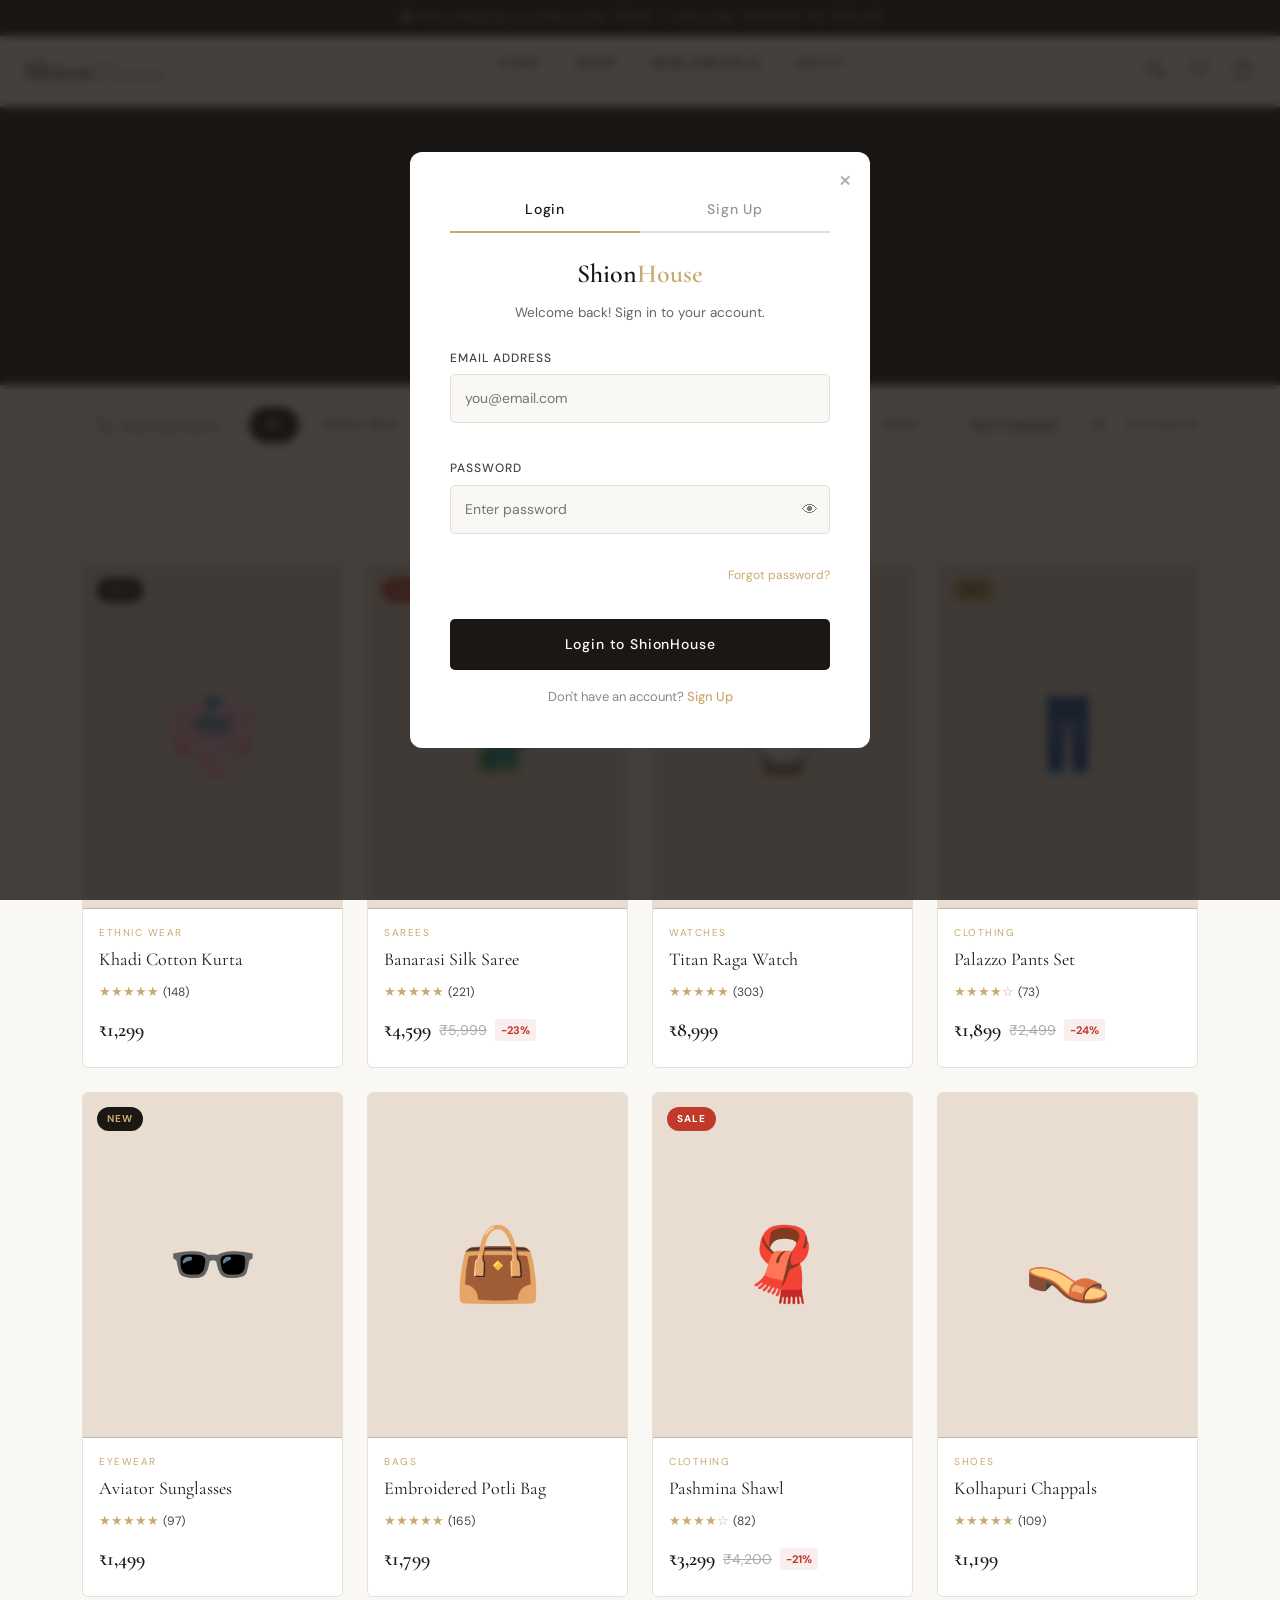
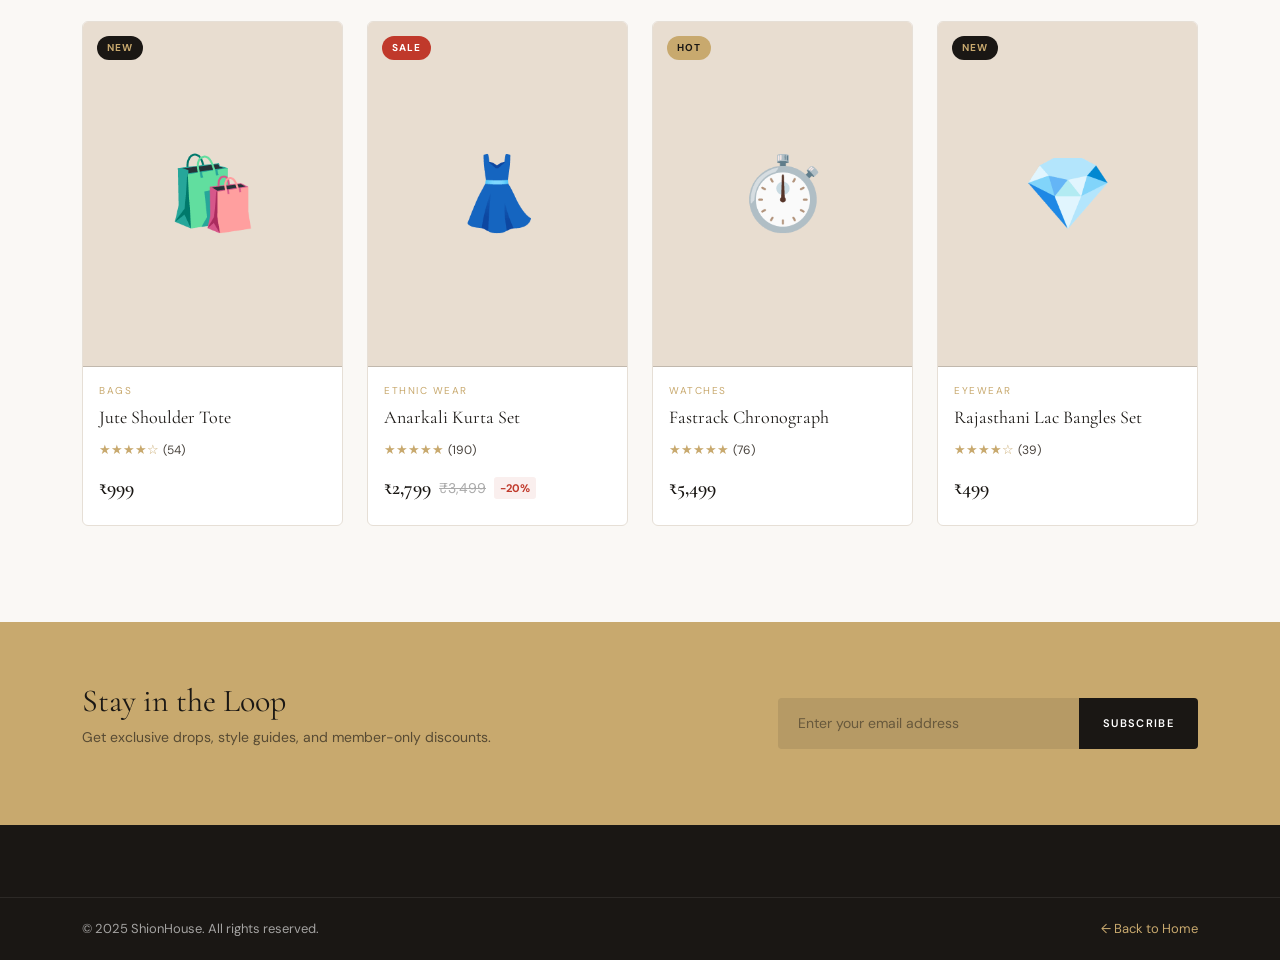
<file: products.html>
<!DOCTYPE html>
<html lang="en">
<head>
  <meta charset="UTF-8" />
  <meta name="viewport" content="width=device-width, initial-scale=1.0" />
  <title>Shop — ShionHouse India</title>
  <link href="https://cdn.jsdelivr.net/npm/bootstrap@5.3.3/dist/css/bootstrap.min.css" rel="stylesheet" />
  <link rel="stylesheet" href="https://cdn.jsdelivr.net/npm/bootstrap-icons@1.11.3/font/bootstrap-icons.min.css" />
  <link href="https://fonts.googleapis.com/css2?family=Cormorant+Garamond:ital,wght@0,300;0,400;0,600;1,300;1,400&family=DM+Sans:wght@300;400;500&display=swap" rel="stylesheet" />
  <link rel="stylesheet" href="css/style.css" />
</head>
<body>

  <div class="topbar">
    🚚 Free shipping on orders over <span>₹999</span> &nbsp;|&nbsp; Use code <span>SHION20</span> for 20% off
  </div>

  <nav class="site-nav">
    <div class="nav-inner">
      <a href="index.html" class="nav-logo">Shion<span>House</span></a>
      <ul class="nav-links">
        <li><a href="index.html">Home</a></li>
        <li><a href="products.html" class="active">Shop</a></li>
        <li><a href="products.html#new">New Arrivals</a></li>
        <li><a href="about.html">About</a></li>
      </ul>
      <div class="nav-icons">
        <button class="nav-icon-btn" id="searchToggle"><i class="bi bi-search"></i></button>
        <button class="nav-icon-btn"><i class="bi bi-heart"></i></button>
        <a href="cart.html" class="nav-icon-btn">
          <i class="bi bi-bag"></i>
          <span class="cart-badge">0</span>
        </a>
      </div>
      <button class="hamburger" id="hamburger"><span></span><span></span><span></span></button>
    </div>
    <div class="mobile-menu" id="mobileMenu">
      <a href="index.html">Home</a>
      <a href="products.html">Shop</a>
      <a href="about.html">About</a>
      <a href="cart.html">Cart</a>
    </div>
  </nav>

  <!-- SEARCH OVERLAY -->
  <div id="searchOverlay" style="display:none;opacity:0;position:fixed;inset:0;z-index:2000;background:rgba(26,23,20,0.88);align-items:flex-start;justify-content:center;padding-top:120px;">
    <div style="width:100%;max-width:600px;padding:0 24px;position:relative;">
      <input id="searchInput" type="text" placeholder="Search products..." style="width:100%;padding:18px 24px;font-size:18px;border-radius:4px;background:#fff;color:#1a1714;border:none;outline:none;font-family:'DM Sans',sans-serif;" />
      <button id="searchClose" style="position:absolute;top:50%;right:40px;transform:translateY(-50%);background:none;border:none;color:#888;font-size:28px;cursor:pointer;line-height:1;">&times;</button>
    </div>
  </div>

  <!-- PAGE HEADER -->
  <div style="background:var(--clr-dark);padding:60px 0;text-align:center;">
    <div class="container">
      <span style="font-size:11px;letter-spacing:.25em;text-transform:uppercase;color:var(--clr-accent);display:block;margin-bottom:12px;">Discover</span>
      <h1 style="font-family:var(--ff-display);font-size:clamp(36px,5vw,64px);font-weight:300;color:#fff;">
        All <em style="font-style:italic;color:var(--clr-accent);">Collections</em>
      </h1>
      <p style="color:rgba(255,255,255,0.5);margin-top:12px;font-size:14px;">
        <a href="index.html" style="color:rgba(255,255,255,0.4);">Home</a> &nbsp;/&nbsp; Shop
      </p>
    </div>
  </div>

  <!-- FILTER BAR -->
  <div class="filter-bar" id="filterBar">
    <div class="container">
      <div class="filter-bar-inner">
        <div class="filter-search-wrap">
          <i class="bi bi-search"></i>
          <input type="text" class="filter-search" id="productSearch" placeholder="Search products..." />
        </div>
        <div class="filter-pills">
          <button class="filter-pill active" data-category="All">All</button>
          <button class="filter-pill" data-category="Ethnic Wear">Ethnic Wear</button>
          <button class="filter-pill" data-category="Sarees">Sarees</button>
          <button class="filter-pill" data-category="Clothing">Clothing</button>
          <button class="filter-pill" data-category="Watches">Watches</button>
          <button class="filter-pill" data-category="Eyewear">Eyewear</button>
          <button class="filter-pill" data-category="Bags">Bags</button>
          <button class="filter-pill" data-category="Shoes">Shoes</button>
        </div>
        <select class="sort-select" id="sortSelect">
          <option value="default">Sort: Featured</option>
          <option value="price-asc">Price: Low to High</option>
          <option value="price-desc">Price: High to Low</option>
          <option value="name">Name: A–Z</option>
        </select>
        <span class="results-count" id="resultsCount">12 products</span>
      </div>
    </div>
  </div>

  <!-- PRODUCTS SECTION -->
  <section class="products-section" id="new">
    <div class="container">
      <div class="no-results" id="noResults">
        <div class="no-results-icon">🔍</div>
        <h4>No products found</h4>
        <p style="color:var(--clr-mid);font-size:14px;">Try a different search term or browse all categories.</p>
      </div>

      <div class="row g-4" id="productGrid">

        <!-- p001 -->
        <div class="col-lg-3 col-md-4 col-sm-6" data-animate>
          <div class="card product-card h-100" data-product-id="p001" data-product-name="Khadi Cotton Kurta" data-product-price="1299" data-product-category="Ethnic Wear" data-product-emoji="👘">
            <div class="product-card-img">
              <div class="product-placeholder">👘</div>
              <span class="product-badge badge-new">New</span>
              <div class="product-actions">
                <button class="action-btn" data-action="wishlist" title="Wishlist">♡</button>
                <button class="action-btn" title="Quick View">⊕</button>
              </div>
              <div class="add-to-cart-overlay" data-action="add-to-cart">Add to Cart</div>
            </div>
            <div class="product-card-body card-body">
              <div class="product-category">Ethnic Wear</div>
              <h5 class="product-name card-title">Khadi Cotton Kurta</h5>
              <div class="product-rating"><span class="stars">★★★★★</span><span class="rating-count">(148)</span></div>
              <div class="product-price"><span class="price-current">₹1,299</span></div>
            </div>
          </div>
        </div>

        <!-- p002 -->
        <div class="col-lg-3 col-md-4 col-sm-6" data-animate>
          <div class="card product-card h-100" data-product-id="p002" data-product-name="Banarasi Silk Saree" data-product-price="4599" data-product-category="Sarees" data-product-emoji="🥻">
            <div class="product-card-img">
              <div class="product-placeholder">🥻</div>
              <span class="product-badge badge-sale">Sale</span>
              <div class="product-actions">
                <button class="action-btn" data-action="wishlist" title="Wishlist">♡</button>
                <button class="action-btn" title="Quick View">⊕</button>
              </div>
              <div class="add-to-cart-overlay" data-action="add-to-cart">Add to Cart</div>
            </div>
            <div class="product-card-body card-body">
              <div class="product-category">Sarees</div>
              <h5 class="product-name card-title">Banarasi Silk Saree</h5>
              <div class="product-rating"><span class="stars">★★★★★</span><span class="rating-count">(221)</span></div>
              <div class="product-price">
                <span class="price-current">₹4,599</span>
                <span class="price-old">₹5,999</span>
                <span class="price-discount">−23%</span>
              </div>
            </div>
          </div>
        </div>

        <!-- p003 -->
        <div class="col-lg-3 col-md-4 col-sm-6" data-animate>
          <div class="card product-card h-100" data-product-id="p003" data-product-name="Titan Raga Watch" data-product-price="8999" data-product-category="Watches" data-product-emoji="⌚">
            <div class="product-card-img">
              <div class="product-placeholder">⌚</div>
              <div class="product-actions">
                <button class="action-btn" data-action="wishlist" title="Wishlist">♡</button>
                <button class="action-btn" title="Quick View">⊕</button>
              </div>
              <div class="add-to-cart-overlay" data-action="add-to-cart">Add to Cart</div>
            </div>
            <div class="product-card-body card-body">
              <div class="product-category">Watches</div>
              <h5 class="product-name card-title">Titan Raga Watch</h5>
              <div class="product-rating"><span class="stars">★★★★★</span><span class="rating-count">(303)</span></div>
              <div class="product-price"><span class="price-current">₹8,999</span></div>
            </div>
          </div>
        </div>

        <!-- p004 -->
        <div class="col-lg-3 col-md-4 col-sm-6" data-animate>
          <div class="card product-card h-100" data-product-id="p004" data-product-name="Palazzo Pants Set" data-product-price="1899" data-product-category="Clothing" data-product-emoji="👖">
            <div class="product-card-img">
              <div class="product-placeholder">👖</div>
              <span class="product-badge badge-hot">Hot</span>
              <div class="product-actions">
                <button class="action-btn" data-action="wishlist" title="Wishlist">♡</button>
                <button class="action-btn" title="Quick View">⊕</button>
              </div>
              <div class="add-to-cart-overlay" data-action="add-to-cart">Add to Cart</div>
            </div>
            <div class="product-card-body card-body">
              <div class="product-category">Clothing</div>
              <h5 class="product-name card-title">Palazzo Pants Set</h5>
              <div class="product-rating"><span class="stars">★★★★☆</span><span class="rating-count">(73)</span></div>
              <div class="product-price">
                <span class="price-current">₹1,899</span>
                <span class="price-old">₹2,499</span>
                <span class="price-discount">−24%</span>
              </div>
            </div>
          </div>
        </div>

        <!-- p005 -->
        <div class="col-lg-3 col-md-4 col-sm-6" data-animate>
          <div class="card product-card h-100" data-product-id="p005" data-product-name="Aviator Sunglasses" data-product-price="1499" data-product-category="Eyewear" data-product-emoji="🕶️">
            <div class="product-card-img">
              <div class="product-placeholder">🕶️</div>
              <span class="product-badge badge-new">New</span>
              <div class="product-actions">
                <button class="action-btn" data-action="wishlist" title="Wishlist">♡</button>
                <button class="action-btn" title="Quick View">⊕</button>
              </div>
              <div class="add-to-cart-overlay" data-action="add-to-cart">Add to Cart</div>
            </div>
            <div class="product-card-body card-body">
              <div class="product-category">Eyewear</div>
              <h5 class="product-name card-title">Aviator Sunglasses</h5>
              <div class="product-rating"><span class="stars">★★★★★</span><span class="rating-count">(97)</span></div>
              <div class="product-price"><span class="price-current">₹1,499</span></div>
            </div>
          </div>
        </div>

        <!-- p006 -->
        <div class="col-lg-3 col-md-4 col-sm-6" data-animate>
          <div class="card product-card h-100" data-product-id="p006" data-product-name="Embroidered Potli Bag" data-product-price="1799" data-product-category="Bags" data-product-emoji="👜">
            <div class="product-card-img">
              <div class="product-placeholder">👜</div>
              <div class="product-actions">
                <button class="action-btn" data-action="wishlist" title="Wishlist">♡</button>
                <button class="action-btn" title="Quick View">⊕</button>
              </div>
              <div class="add-to-cart-overlay" data-action="add-to-cart">Add to Cart</div>
            </div>
            <div class="product-card-body card-body">
              <div class="product-category">Bags</div>
              <h5 class="product-name card-title">Embroidered Potli Bag</h5>
              <div class="product-rating"><span class="stars">★★★★★</span><span class="rating-count">(165)</span></div>
              <div class="product-price"><span class="price-current">₹1,799</span></div>
            </div>
          </div>
        </div>

        <!-- p007 -->
        <div class="col-lg-3 col-md-4 col-sm-6" data-animate>
          <div class="card product-card h-100" data-product-id="p007" data-product-name="Pashmina Shawl" data-product-price="3299" data-product-category="Clothing" data-product-emoji="🧣">
            <div class="product-card-img">
              <div class="product-placeholder">🧣</div>
              <span class="product-badge badge-sale">Sale</span>
              <div class="product-actions">
                <button class="action-btn" data-action="wishlist" title="Wishlist">♡</button>
                <button class="action-btn" title="Quick View">⊕</button>
              </div>
              <div class="add-to-cart-overlay" data-action="add-to-cart">Add to Cart</div>
            </div>
            <div class="product-card-body card-body">
              <div class="product-category">Clothing</div>
              <h5 class="product-name card-title">Pashmina Shawl</h5>
              <div class="product-rating"><span class="stars">★★★★☆</span><span class="rating-count">(82)</span></div>
              <div class="product-price">
                <span class="price-current">₹3,299</span>
                <span class="price-old">₹4,200</span>
                <span class="price-discount">−21%</span>
              </div>
            </div>
          </div>
        </div>

        <!-- p008 -->
        <div class="col-lg-3 col-md-4 col-sm-6" data-animate>
          <div class="card product-card h-100" data-product-id="p008" data-product-name="Kolhapuri Chappals" data-product-price="1199" data-product-category="Shoes" data-product-emoji="👡">
            <div class="product-card-img">
              <div class="product-placeholder">👡</div>
              <div class="product-actions">
                <button class="action-btn" data-action="wishlist" title="Wishlist">♡</button>
                <button class="action-btn" title="Quick View">⊕</button>
              </div>
              <div class="add-to-cart-overlay" data-action="add-to-cart">Add to Cart</div>
            </div>
            <div class="product-card-body card-body">
              <div class="product-category">Shoes</div>
              <h5 class="product-name card-title">Kolhapuri Chappals</h5>
              <div class="product-rating"><span class="stars">★★★★★</span><span class="rating-count">(109)</span></div>
              <div class="product-price"><span class="price-current">₹1,199</span></div>
            </div>
          </div>
        </div>

        <!-- p009 -->
        <div class="col-lg-3 col-md-4 col-sm-6" data-animate>
          <div class="card product-card h-100" data-product-id="p009" data-product-name="Jute Shoulder Tote" data-product-price="999" data-product-category="Bags" data-product-emoji="🛍️">
            <div class="product-card-img">
              <div class="product-placeholder">🛍️</div>
              <span class="product-badge badge-new">New</span>
              <div class="product-actions">
                <button class="action-btn" data-action="wishlist" title="Wishlist">♡</button>
                <button class="action-btn" title="Quick View">⊕</button>
              </div>
              <div class="add-to-cart-overlay" data-action="add-to-cart">Add to Cart</div>
            </div>
            <div class="product-card-body card-body">
              <div class="product-category">Bags</div>
              <h5 class="product-name card-title">Jute Shoulder Tote</h5>
              <div class="product-rating"><span class="stars">★★★★☆</span><span class="rating-count">(54)</span></div>
              <div class="product-price"><span class="price-current">₹999</span></div>
            </div>
          </div>
        </div>

        <!-- p010 -->
        <div class="col-lg-3 col-md-4 col-sm-6" data-animate>
          <div class="card product-card h-100" data-product-id="p010" data-product-name="Anarkali Kurta Set" data-product-price="2799" data-product-category="Ethnic Wear" data-product-emoji="👗">
            <div class="product-card-img">
              <div class="product-placeholder">👗</div>
              <span class="product-badge badge-sale">Sale</span>
              <div class="product-actions">
                <button class="action-btn" data-action="wishlist" title="Wishlist">♡</button>
                <button class="action-btn" title="Quick View">⊕</button>
              </div>
              <div class="add-to-cart-overlay" data-action="add-to-cart">Add to Cart</div>
            </div>
            <div class="product-card-body card-body">
              <div class="product-category">Ethnic Wear</div>
              <h5 class="product-name card-title">Anarkali Kurta Set</h5>
              <div class="product-rating"><span class="stars">★★★★★</span><span class="rating-count">(190)</span></div>
              <div class="product-price">
                <span class="price-current">₹2,799</span>
                <span class="price-old">₹3,499</span>
                <span class="price-discount">−20%</span>
              </div>
            </div>
          </div>
        </div>

        <!-- p011 -->
        <div class="col-lg-3 col-md-4 col-sm-6" data-animate>
          <div class="card product-card h-100" data-product-id="p011" data-product-name="Fastrack Chronograph" data-product-price="5499" data-product-category="Watches" data-product-emoji="⏱️">
            <div class="product-card-img">
              <div class="product-placeholder">⏱️</div>
              <span class="product-badge badge-hot">Hot</span>
              <div class="product-actions">
                <button class="action-btn" data-action="wishlist" title="Wishlist">♡</button>
                <button class="action-btn" title="Quick View">⊕</button>
              </div>
              <div class="add-to-cart-overlay" data-action="add-to-cart">Add to Cart</div>
            </div>
            <div class="product-card-body card-body">
              <div class="product-category">Watches</div>
              <h5 class="product-name card-title">Fastrack Chronograph</h5>
              <div class="product-rating"><span class="stars">★★★★★</span><span class="rating-count">(76)</span></div>
              <div class="product-price"><span class="price-current">₹5,499</span></div>
            </div>
          </div>
        </div>

        <!-- p012 -->
        <div class="col-lg-3 col-md-4 col-sm-6" data-animate>
          <div class="card product-card h-100" data-product-id="p012" data-product-name="Rajasthani Lac Bangles Set" data-product-price="499" data-product-category="Eyewear" data-product-emoji="💎">
            <div class="product-card-img">
              <div class="product-placeholder">💎</div>
              <span class="product-badge badge-new">New</span>
              <div class="product-actions">
                <button class="action-btn" data-action="wishlist" title="Wishlist">♡</button>
                <button class="action-btn" title="Quick View">⊕</button>
              </div>
              <div class="add-to-cart-overlay" data-action="add-to-cart">Add to Cart</div>
            </div>
            <div class="product-card-body card-body">
              <div class="product-category">Eyewear</div>
              <h5 class="product-name card-title">Rajasthani Lac Bangles Set</h5>
              <div class="product-rating"><span class="stars">★★★★☆</span><span class="rating-count">(39)</span></div>
              <div class="product-price"><span class="price-current">₹499</span></div>
            </div>
          </div>
        </div>

      </div>
    </div>
  </section>

  <!-- NEWSLETTER -->
  <section class="newsletter-section">
    <div class="container">
      <div class="newsletter-inner">
        <div class="newsletter-text">
          <h3>Stay in the Loop</h3>
          <p>Get exclusive drops, style guides, and member-only discounts.</p>
        </div>
        <form class="newsletter-form" novalidate>
          <input type="email" class="newsletter-input" placeholder="Enter your email address" required />
          <button type="submit" class="newsletter-submit">Subscribe</button>
        </form>
      </div>
    </div>
  </section>

  <!-- FOOTER -->
  <footer class="site-footer">
    <div style="border-top:1px solid rgba(255,255,255,0.08);">
      <div class="container">
        <div class="footer-bottom">
          <span>© 2025 ShionHouse. All rights reserved.</span>
          <a href="index.html" style="color:var(--clr-accent);">← Back to Home</a>
        </div>
      </div>
    </div>
  </footer>

  <script src="https://cdn.jsdelivr.net/npm/bootstrap@5.3.3/dist/js/bootstrap.bundle.min.js"></script>
  <script src="js/script.js"></script>
  <script>
    document.addEventListener('DOMContentLoaded', () => {
      const params = new URLSearchParams(location.search);
      const cat = params.get('category');
      if (cat) {
        const pill = document.querySelector(`.filter-pill[data-category="${cat}"]`);
        if (pill) pill.click();
      }
    });
  </script>
</body>
</html>
</file>
<file: css/style.css>
/* ============================================================
   SHION HOUSE — ECOMMERCE STORE  |  style.css  (India Edition)
   ============================================================ */

@import url('https://fonts.googleapis.com/css2?family=Cormorant+Garamond:ital,wght@0,300;0,400;0,600;1,300;1,400&family=DM+Sans:wght@300;400;500&display=swap');

/* ============================================================
   CSS VARIABLES
   ============================================================ */
:root {
  --clr-bg:        #faf8f5;
  --clr-dark:      #1a1714;
  --clr-mid:       #4a443e;
  --clr-accent:    #c8a96e;
  --clr-accent2:   #e8ddd0;
  --clr-white:     #ffffff;
  --clr-border:    #e6dfd6;
  --clr-card-bg:   #ffffff;

  --ff-display:    'Cormorant Garamond', serif;
  --ff-body:       'DM Sans', sans-serif;

  --radius:        4px;
  --shadow-sm:     0 2px 12px rgba(26,23,20,0.07);
  --shadow-md:     0 8px 32px rgba(26,23,20,0.12);
  --transition:    0.28s ease;
}

/* ============================================================
   RESET & BASE
   ============================================================ */
*, *::before, *::after { box-sizing: border-box; margin: 0; padding: 0; }
html { scroll-behavior: smooth; }
body {
  font-family: var(--ff-body);
  background: var(--clr-bg);
  color: var(--clr-dark);
  font-size: 15px;
  line-height: 1.65;
}
img { max-width: 100%; display: block; }
a  { text-decoration: none; color: inherit; }
ul { list-style: none; }
button { font-family: var(--ff-body); }

/* ── Scrollbar ── */
::-webkit-scrollbar { width: 6px; }
::-webkit-scrollbar-track { background: var(--clr-bg); }
::-webkit-scrollbar-thumb { background: var(--clr-accent); border-radius: 3px; }

/* ============================================================
   TOPBAR
   ============================================================ */
.topbar {
  background: var(--clr-dark);
  color: rgba(255,255,255,0.7);
  font-size: 12px;
  letter-spacing: 0.08em;
  text-align: center;
  padding: 8px 16px;
}
.topbar span { color: var(--clr-accent); margin: 0 4px; }

/* ============================================================
   NAVBAR
   ============================================================ */
.site-nav {
  background: var(--clr-white);
  border-bottom: 1px solid var(--clr-border);
  position: sticky;
  top: 0;
  z-index: 1000;
  box-shadow: var(--shadow-sm);
}

.nav-inner {
  max-width: 1280px;
  margin: 0 auto;
  padding: 0 24px;
  display: flex;
  align-items: center;
  justify-content: space-between;
  height: 70px;
}

.nav-logo {
  font-family: var(--ff-display);
  font-size: 28px;
  font-weight: 600;
  letter-spacing: 0.04em;
  color: var(--clr-dark);
}
.nav-logo span { color: var(--clr-accent); }

.nav-links {
  display: flex;
  gap: 36px;
  align-items: center;
}
.nav-links a {
  font-size: 13px;
  font-weight: 500;
  letter-spacing: 0.1em;
  text-transform: uppercase;
  color: var(--clr-mid);
  position: relative;
  padding-bottom: 2px;
  transition: color var(--transition);
}
.nav-links a::after {
  content: '';
  position: absolute;
  bottom: -2px; left: 0;
  width: 0; height: 1px;
  background: var(--clr-accent);
  transition: width var(--transition);
}
.nav-links a:hover,
.nav-links a.active { color: var(--clr-dark); }
.nav-links a:hover::after,
.nav-links a.active::after { width: 100%; }

.nav-icons {
  display: flex;
  gap: 18px;
  align-items: center;
}
.nav-icon-btn {
  background: none;
  border: none;
  cursor: pointer;
  position: relative;
  color: var(--clr-dark);
  font-size: 18px;
  transition: color var(--transition);
  padding: 4px;
}
.nav-icon-btn:hover { color: var(--clr-accent); }

.cart-badge {
  position: absolute;
  top: -6px; right: -8px;
  background: var(--clr-accent);
  color: var(--clr-white);
  font-size: 10px;
  font-weight: 700;
  width: 18px; height: 18px;
  border-radius: 50%;
  display: flex;
  align-items: center;
  justify-content: center;
  line-height: 1;
}

.hamburger {
  display: none;
  flex-direction: column;
  gap: 5px;
  cursor: pointer;
  background: none;
  border: none;
  padding: 4px;
}
.hamburger span {
  display: block;
  width: 24px; height: 2px;
  background: var(--clr-dark);
  transition: var(--transition);
}
.hamburger.active span:nth-child(1) { transform: translateY(7px) rotate(45deg); }
.hamburger.active span:nth-child(2) { opacity: 0; }
.hamburger.active span:nth-child(3) { transform: translateY(-7px) rotate(-45deg); }

.mobile-menu {
  display: none;
  background: var(--clr-white);
  border-top: 1px solid var(--clr-border);
  padding: 16px 24px 24px;
}
.mobile-menu.open { display: block; }
.mobile-menu a {
  display: block;
  padding: 10px 0;
  font-size: 14px;
  font-weight: 500;
  letter-spacing: 0.08em;
  text-transform: uppercase;
  color: var(--clr-mid);
  border-bottom: 1px solid var(--clr-border);
  transition: color var(--transition);
}
.mobile-menu a:last-child { border-bottom: none; }
.mobile-menu a:hover { color: var(--clr-accent); }

/* ============================================================
   HERO SECTION
   ============================================================ */
.hero {
  background: var(--clr-dark);
  min-height: 88vh;
  display: flex;
  align-items: center;
  position: relative;
  overflow: hidden;
}
.hero::before {
  content: '';
  position: absolute;
  inset: 0;
  background-image: url("data:image/svg+xml,%3Csvg viewBox='0 0 200 200' xmlns='http://www.w3.org/2000/svg'%3E%3Cfilter id='n'%3E%3CfeTurbulence type='fractalNoise' baseFrequency='0.9' numOctaves='4' stitchTiles='stitch'/%3E%3C/filter%3E%3Crect width='100%25' height='100%25' filter='url(%23n)' opacity='0.04'/%3E%3C/svg%3E");
  opacity: 0.4;
  pointer-events: none;
}
.hero::after {
  content: '';
  position: absolute;
  right: -120px; top: 50%;
  transform: translateY(-50%);
  width: 600px; height: 600px;
  border-radius: 50%;
  border: 1px solid rgba(200,169,110,0.18);
}
.hero-content {
  max-width: 1280px;
  margin: 0 auto;
  padding: 80px 24px;
  display: grid;
  grid-template-columns: 1fr 1fr;
  gap: 60px;
  align-items: center;
  width: 100%;
  position: relative;
  z-index: 1;
}
.hero-text { animation: fadeUp 0.9s ease both; }
.hero-eyebrow {
  display: inline-block;
  font-size: 11px;
  letter-spacing: 0.25em;
  text-transform: uppercase;
  color: var(--clr-accent);
  border: 1px solid var(--clr-accent);
  padding: 5px 14px;
  margin-bottom: 28px;
}
.hero-title {
  font-family: var(--ff-display);
  font-size: clamp(48px, 6vw, 88px);
  font-weight: 300;
  line-height: 1.05;
  color: var(--clr-white);
  margin-bottom: 28px;
}
.hero-title em { font-style: italic; color: var(--clr-accent); }
.hero-desc {
  color: rgba(255,255,255,0.55);
  font-size: 15px;
  max-width: 420px;
  margin-bottom: 40px;
  line-height: 1.8;
}
.hero-actions { display: flex; gap: 16px; flex-wrap: wrap; align-items: center; }
.hero-stats {
  display: flex;
  gap: 40px;
  margin-top: 48px;
  padding-top: 36px;
  border-top: 1px solid rgba(255,255,255,0.1);
}
.stat-num {
  display: block;
  font-family: var(--ff-display);
  font-size: 28px;
  font-weight: 600;
  color: var(--clr-accent);
  line-height: 1;
  margin-bottom: 4px;
}
.stat-label {
  font-size: 11px;
  letter-spacing: 0.1em;
  text-transform: uppercase;
  color: rgba(255,255,255,0.4);
}

/* Hero visual */
.hero-visual {
  display: grid;
  grid-template-columns: 2fr 1fr;
  gap: 16px;
  height: 520px;
  animation: fadeUp 1.1s 0.2s ease both;
}
.hero-img-tall {
  background: rgba(255,255,255,0.04);
  border-radius: 6px;
  border: 1px solid rgba(255,255,255,0.06);
  overflow: hidden;
}
.hero-img-stack { display: flex; flex-direction: column; gap: 16px; }
.hero-img-sm {
  flex: 1;
  background: rgba(255,255,255,0.04);
  border-radius: 6px;
  border: 1px solid rgba(255,255,255,0.06);
  overflow: hidden;
}

/* ============================================================
   BUTTONS
   ============================================================ */
.btn-primary {
  display: inline-flex;
  align-items: center;
  gap: 10px;
  background: var(--clr-accent);
  color: var(--clr-dark);
  padding: 14px 28px;
  border-radius: var(--radius);
  font-size: 13px;
  font-weight: 500;
  letter-spacing: 0.08em;
  text-transform: uppercase;
  transition: background var(--transition), transform var(--transition);
  border: none;
  cursor: pointer;
}
.btn-primary:hover { background: #b8956a; color: var(--clr-dark); transform: translateY(-1px); }

.btn-ghost {
  display: inline-flex;
  align-items: center;
  gap: 10px;
  background: transparent;
  color: rgba(255,255,255,0.8);
  padding: 14px 28px;
  border-radius: var(--radius);
  font-size: 13px;
  font-weight: 500;
  letter-spacing: 0.08em;
  text-transform: uppercase;
  border: 1px solid rgba(255,255,255,0.25);
  transition: border-color var(--transition), color var(--transition);
}
.btn-ghost:hover { border-color: var(--clr-accent); color: var(--clr-accent); }

.btn-outline-dark-custom {
  display: inline-flex;
  align-items: center;
  gap: 10px;
  background: transparent;
  color: var(--clr-dark);
  padding: 13px 28px;
  border-radius: var(--radius);
  font-size: 12px;
  font-weight: 500;
  letter-spacing: 0.1em;
  text-transform: uppercase;
  border: 1.5px solid var(--clr-dark);
  transition: background var(--transition), color var(--transition);
}
.btn-outline-dark-custom:hover { background: var(--clr-dark); color: #fff; }

/* ============================================================
   SECTION HEADERS
   ============================================================ */
.section-header { text-align: center; margin-bottom: 52px; }
.section-label {
  font-size: 11px;
  letter-spacing: 0.22em;
  text-transform: uppercase;
  color: var(--clr-accent);
  display: block;
  margin-bottom: 14px;
}
.section-title {
  font-family: var(--ff-display);
  font-size: clamp(32px, 4vw, 52px);
  font-weight: 300;
  color: var(--clr-dark);
  line-height: 1.15;
}
.section-title em { font-style: italic; color: var(--clr-accent); }

/* ============================================================
   CATEGORIES SECTION
   ============================================================ */
.categories-section { padding: 96px 0; background: var(--clr-white); }
.categories-grid {
  display: grid;
  grid-template-columns: repeat(4, 1fr);
  gap: 16px;
}
.category-card {
  position: relative;
  border-radius: 6px;
  overflow: hidden;
  aspect-ratio: 3/4;
  cursor: pointer;
  display: block;
}
.category-placeholder {
  width: 100%;
  height: 100%;
  display: flex;
  align-items: center;
  justify-content: center;
  font-size: 80px;
  background: var(--clr-accent2);
  transition: transform 0.4s ease;
}
.category-card:hover .category-placeholder { transform: scale(1.04); }
.cat-1 .category-placeholder { background: #e8ddd0; }
.cat-2 .category-placeholder { background: #dde8e0; }
.cat-3 .category-placeholder { background: #dde0e8; }
.cat-4 .category-placeholder { background: #e8e0dd; }

.category-overlay {
  position: absolute;
  bottom: 0; left: 0; right: 0;
  background: linear-gradient(0deg, rgba(26,23,20,0.85) 0%, transparent 100%);
  padding: 24px 20px 20px;
  transition: padding var(--transition);
}
.category-card:hover .category-overlay { padding-bottom: 28px; }
.cat-name {
  font-family: var(--ff-display);
  font-size: 22px;
  font-weight: 400;
  color: #fff;
  margin-bottom: 2px;
}
.cat-count { font-size: 12px; color: rgba(255,255,255,0.6); margin-bottom: 8px; }
.cat-btn {
  font-size: 11px;
  letter-spacing: 0.1em;
  text-transform: uppercase;
  color: var(--clr-accent);
  display: block;
  opacity: 0;
  transform: translateY(6px);
  transition: opacity var(--transition), transform var(--transition);
}
.category-card:hover .cat-btn { opacity: 1; transform: translateY(0); }

/* ============================================================
   PRODUCTS SECTION
   ============================================================ */
.products-section { padding: 96px 0; background: var(--clr-bg); }
.browse-all-wrap { text-align: center; margin-top: 48px; }

/* Product Card */
.product-card {
  border: 1px solid var(--clr-border);
  border-radius: 6px;
  overflow: hidden;
  transition: box-shadow var(--transition), transform var(--transition);
  background: var(--clr-card-bg);
  cursor: pointer;
}
.product-card:hover {
  box-shadow: var(--shadow-md);
  transform: translateY(-4px);
}
.product-card-img {
  position: relative;
  overflow: hidden;
  aspect-ratio: 3/4;
  background: var(--clr-accent2);
}
.product-placeholder {
  width: 100%;
  height: 100%;
  display: flex;
  align-items: center;
  justify-content: center;
  font-size: 72px;
  transition: transform 0.4s ease;
}
.product-card:hover .product-placeholder { transform: scale(1.05); }

.product-badge {
  position: absolute;
  top: 14px; left: 14px;
  font-size: 10px;
  font-weight: 700;
  letter-spacing: 0.1em;
  text-transform: uppercase;
  padding: 4px 10px;
  border-radius: 50px;
}
.badge-new  { background: var(--clr-dark); color: var(--clr-accent); }
.badge-sale { background: #c0392b; color: #fff; }
.badge-hot  { background: var(--clr-accent); color: var(--clr-dark); }

.product-actions {
  position: absolute;
  top: 14px; right: 14px;
  display: flex;
  flex-direction: column;
  gap: 8px;
  opacity: 0;
  transform: translateX(8px);
  transition: opacity var(--transition), transform var(--transition);
}
.product-card:hover .product-actions { opacity: 1; transform: translateX(0); }
.action-btn {
  width: 36px; height: 36px;
  background: var(--clr-white);
  border: none;
  border-radius: 50%;
  display: flex; align-items: center; justify-content: center;
  font-size: 15px;
  cursor: pointer;
  box-shadow: 0 2px 8px rgba(0,0,0,0.1);
  transition: background var(--transition), color var(--transition);
}
.action-btn:hover { background: var(--clr-accent); }

.add-to-cart-overlay {
  position: absolute;
  bottom: 0; left: 0; right: 0;
  background: rgba(26,23,20,0.92);
  color: #fff;
  text-align: center;
  padding: 14px;
  font-size: 12px;
  font-weight: 500;
  letter-spacing: 0.12em;
  text-transform: uppercase;
  transform: translateY(100%);
  transition: transform var(--transition);
  cursor: pointer;
}
.product-card:hover .add-to-cart-overlay { transform: translateY(0); }
.add-to-cart-overlay:hover { background: var(--clr-accent); color: var(--clr-dark); }

.product-card-body { padding: 16px 16px 20px; }
.product-category {
  font-size: 10px;
  letter-spacing: 0.15em;
  text-transform: uppercase;
  color: var(--clr-accent);
  margin-bottom: 6px;
}
.product-name {
  font-family: var(--ff-display);
  font-size: 18px;
  font-weight: 400;
  color: var(--clr-dark);
  margin-bottom: 8px;
  line-height: 1.3;
  border: none;
  padding: 0;
  background: transparent;
}
.product-rating { margin-bottom: 10px; }
.stars { color: var(--clr-accent); font-size: 13px; }
.rating-count { font-size: 12px; color: var(--clr-mid); margin-left: 4px; }

.product-price { display: flex; align-items: center; gap: 8px; flex-wrap: wrap; }
.price-current {
  font-family: var(--ff-display);
  font-size: 20px;
  font-weight: 600;
  color: var(--clr-dark);
}
.price-old {
  font-size: 14px;
  color: #aaa;
  text-decoration: line-through;
}
.price-discount {
  font-size: 11px;
  font-weight: 700;
  color: #c0392b;
  background: rgba(192,57,43,0.08);
  padding: 2px 6px;
  border-radius: 3px;
}

/* ============================================================
   FILTER BAR  (products.html)
   ============================================================ */
.filter-bar {
  background: var(--clr-white);
  border-bottom: 1px solid var(--clr-border);
  padding: 20px 0;
  position: sticky;
  top: 70px;
  z-index: 900;
  box-shadow: var(--shadow-sm);
}
.filter-bar-inner {
  display: flex;
  align-items: center;
  gap: 16px;
  flex-wrap: wrap;
}
.filter-search-wrap {
  display: flex;
  align-items: center;
  gap: 10px;
  border: 1px solid var(--clr-border);
  border-radius: var(--radius);
  padding: 8px 14px;
  background: var(--clr-bg);
  max-width: 240px;
  flex: 1;
}
.filter-search-wrap i { color: var(--clr-mid); font-size: 14px; }
.filter-search {
  border: none;
  outline: none;
  background: transparent;
  font-family: var(--ff-body);
  font-size: 13px;
  color: var(--clr-dark);
  width: 100%;
}
.filter-pills { display: flex; gap: 8px; flex-wrap: wrap; }
.filter-pill {
  padding: 7px 16px;
  border-radius: 50px;
  border: 1px solid var(--clr-border);
  background: transparent;
  font-family: var(--ff-body);
  font-size: 12px;
  font-weight: 500;
  letter-spacing: 0.05em;
  color: var(--clr-mid);
  cursor: pointer;
  transition: all var(--transition);
}
.filter-pill:hover { border-color: var(--clr-accent); color: var(--clr-dark); }
.filter-pill.active { background: var(--clr-dark); color: #fff; border-color: var(--clr-dark); }

.sort-select {
  padding: 8px 14px;
  border: 1px solid var(--clr-border);
  border-radius: var(--radius);
  font-family: var(--ff-body);
  font-size: 13px;
  color: var(--clr-dark);
  background: var(--clr-bg);
  outline: none;
  cursor: pointer;
}
.results-count {
  font-size: 12px;
  color: var(--clr-mid);
  letter-spacing: 0.05em;
  margin-left: auto;
  white-space: nowrap;
}
.no-results {
  text-align: center;
  padding: 80px 20px;
  display: none;
}
.no-results.visible { display: block; }
.no-results-icon { font-size: 64px; margin-bottom: 16px; }
.no-results h4 {
  font-family: var(--ff-display);
  font-size: 28px;
  font-weight: 400;
  margin-bottom: 8px;
}

/* ============================================================
   PROMO BANNER
   ============================================================ */
.promo-banner { background: var(--clr-dark); padding: 80px 0; }
.promo-inner {
  max-width: 1280px;
  margin: 0 auto;
  padding: 0 24px;
  display: grid;
  grid-template-columns: 1fr 1fr;
  gap: 60px;
  align-items: center;
}
.promo-label {
  font-size: 11px;
  letter-spacing: 0.2em;
  text-transform: uppercase;
  color: var(--clr-accent);
  display: block;
  margin-bottom: 16px;
}
.promo-title {
  font-family: var(--ff-display);
  font-size: clamp(32px, 4vw, 56px);
  font-weight: 300;
  color: #fff;
  line-height: 1.15;
  margin-bottom: 20px;
}
.promo-title em { font-style: italic; color: var(--clr-accent); }
.promo-desc {
  color: rgba(255,255,255,0.5);
  font-size: 14px;
  line-height: 1.8;
  margin-bottom: 32px;
  max-width: 400px;
}
.promo-visual {
  display: flex;
  gap: 20px;
  align-items: center;
  justify-content: center;
}
.promo-img {
  background: rgba(255,255,255,0.04);
  border-radius: 6px;
  border: 1px solid rgba(255,255,255,0.07);
  display: flex;
  align-items: center;
  justify-content: center;
  padding: 28px;
}

/* ============================================================
   SERVICES SECTION
   ============================================================ */
.services-section {
  padding: 96px 0;
  background: var(--clr-white);
  border-top: 1px solid var(--clr-border);
}
.services-grid {
  display: grid;
  grid-template-columns: repeat(4, 1fr);
  gap: 32px;
}
.service-item {
  text-align: center;
  padding: 32px 20px;
  border-radius: 6px;
  transition: background var(--transition), transform var(--transition);
}
.service-item:hover { background: var(--clr-bg); transform: translateY(-4px); }
.service-icon { font-size: 36px; margin-bottom: 16px; display: block; }
.service-title {
  font-family: var(--ff-display);
  font-size: 18px;
  font-weight: 400;
  color: var(--clr-dark);
  margin-bottom: 8px;
}
.service-desc { font-size: 13px; color: var(--clr-mid); }

/* ============================================================
   QTY CONTROL
   ============================================================ */
.qty-control {
  display: flex;
  align-items: center;
  gap: 0;
  border: 1px solid var(--clr-border);
  border-radius: var(--radius);
  overflow: hidden;
  width: fit-content;
}
.qty-btn {
  width: 34px; height: 34px;
  background: var(--clr-bg);
  border: none;
  cursor: pointer;
  font-size: 18px;
  color: var(--clr-dark);
  transition: background var(--transition);
  display: flex;
  align-items: center;
  justify-content: center;
}
.qty-btn:hover { background: var(--clr-accent2); }
.qty-num {
  width: 44px;
  text-align: center;
  border: none;
  border-left: 1px solid var(--clr-border);
  border-right: 1px solid var(--clr-border);
  background: #fff;
  font-family: var(--ff-body);
  font-size: 14px;
  color: var(--clr-dark);
  outline: none;
  height: 34px;
  padding: 0 6px;
}
.qty-num::-webkit-outer-spin-button,
.qty-num::-webkit-inner-spin-button { -webkit-appearance: none; }

/* ============================================================
   CART PAGE
   ============================================================ */
.cart-table {
  background: #fff;
  border-radius: 6px;
  border: 1px solid var(--clr-border);
  overflow: hidden;
}
.cart-row {
  display: grid;
  grid-template-columns: 80px 1fr auto auto auto;
  gap: 24px;
  align-items: center;
  padding: 20px 24px;
  border-bottom: 1px solid var(--clr-border);
  transition: background var(--transition);
}
.cart-row:last-child { border-bottom: none; }
.cart-row:hover { background: var(--clr-bg); }
.cart-thumb {
  width: 80px; height: 80px;
  border-radius: 4px;
  background: var(--clr-accent2);
  display: flex;
  align-items: center;
  justify-content: center;
  font-size: 36px;
  flex-shrink: 0;
}
.cart-item-name {
  font-family: var(--ff-display);
  font-size: 18px;
  font-weight: 400;
}
.cart-item-cat {
  font-size: 11px;
  letter-spacing: .12em;
  text-transform: uppercase;
  color: var(--clr-accent);
  margin-bottom: 4px;
}
.remove-btn {
  background: none;
  border: none;
  cursor: pointer;
  color: #bbb;
  font-size: 18px;
  transition: color .2s;
  padding: 4px;
}
.remove-btn:hover { color: #c0392b; }

.cart-summary {
  background: #fff;
  border-radius: 6px;
  border: 1px solid var(--clr-border);
  padding: 28px;
  position: sticky;
  top: 90px;
}
.summary-row {
  display: flex;
  justify-content: space-between;
  margin-bottom: 12px;
  font-size: 14px;
  color: var(--clr-mid);
}
.summary-total {
  display: flex;
  justify-content: space-between;
  padding-top: 16px;
  border-top: 1px solid var(--clr-border);
  font-family: var(--ff-display);
  font-size: 22px;
  font-weight: 600;
}
.empty-cart { text-align: center; padding: 80px 40px; }
.empty-cart-icon { font-size: 72px; margin-bottom: 20px; }
.empty-cart h3 {
  font-family: var(--ff-display);
  font-size: 32px;
  font-weight: 400;
  margin-bottom: 12px;
}
.empty-cart p { color: var(--clr-mid); margin-bottom: 28px; }

/* Coupon */
.coupon-row { display: flex; gap: 0; margin-bottom: 20px; }
.coupon-input {
  flex: 1;
  padding: 10px 14px;
  border: 1px solid var(--clr-border);
  border-right: none;
  border-radius: var(--radius) 0 0 var(--radius);
  font-family: var(--ff-body);
  font-size: 13px;
  outline: none;
  background: var(--clr-bg);
  color: var(--clr-dark);
}
.coupon-input:focus { border-color: var(--clr-accent); }
.coupon-btn {
  padding: 10px 18px;
  background: var(--clr-dark);
  color: var(--clr-white);
  border: none;
  border-radius: 0 var(--radius) var(--radius) 0;
  font-size: 11px;
  font-weight: 700;
  letter-spacing: 0.1em;
  text-transform: uppercase;
  cursor: pointer;
  transition: background var(--transition);
}
.coupon-btn:hover { background: var(--clr-accent); color: var(--clr-dark); }

/* ============================================================
   NEWSLETTER
   ============================================================ */
.newsletter-section { background: var(--clr-accent); padding: 60px 0; }
.newsletter-inner {
  display: flex;
  align-items: center;
  justify-content: space-between;
  gap: 40px;
  flex-wrap: wrap;
}
.newsletter-text h3 {
  font-family: var(--ff-display);
  font-size: 32px;
  font-weight: 400;
  color: var(--clr-dark);
  margin-bottom: 6px;
}
.newsletter-text p { font-size: 14px; color: rgba(26,23,20,0.65); }
.newsletter-form { display: flex; gap: 0; max-width: 420px; width: 100%; }
.newsletter-input {
  flex: 1;
  padding: 14px 20px;
  border: none;
  border-radius: var(--radius) 0 0 var(--radius);
  font-family: var(--ff-body);
  font-size: 14px;
  background: rgba(26,23,20,0.1);
  color: var(--clr-dark);
  outline: none;
}
.newsletter-input::placeholder { color: rgba(26,23,20,0.5); }
.newsletter-input:focus { background: rgba(26,23,20,0.15); }
.newsletter-submit {
  padding: 14px 24px;
  background: var(--clr-dark);
  color: var(--clr-white);
  border: none;
  border-radius: 0 var(--radius) var(--radius) 0;
  font-size: 11px;
  font-weight: 600;
  letter-spacing: 0.12em;
  text-transform: uppercase;
  cursor: pointer;
  transition: background var(--transition);
}
.newsletter-submit:hover { background: #2e2922; }

/* ============================================================
   FOOTER
   ============================================================ */
.site-footer {
  background: var(--clr-dark);
  color: rgba(255,255,255,0.6);
  padding: 72px 0 0;
}
.footer-grid {
  display: grid;
  grid-template-columns: 2fr 1fr 1fr 1fr;
  gap: 48px;
  padding-bottom: 64px;
}
.footer-logo {
  font-family: var(--ff-display);
  font-size: 28px;
  font-weight: 600;
  color: var(--clr-white);
  margin-bottom: 16px;
  display: block;
}
.footer-logo span { color: var(--clr-accent); }
.footer-about { font-size: 14px; line-height: 1.8; margin-bottom: 28px; }
.footer-social { display: flex; gap: 12px; }
.social-btn {
  width: 36px; height: 36px;
  border-radius: 50%;
  border: 1px solid rgba(255,255,255,0.2);
  display: flex; align-items: center; justify-content: center;
  font-size: 14px;
  cursor: pointer;
  transition: background var(--transition), border-color var(--transition);
  color: rgba(255,255,255,0.6);
  background: transparent;
}
.social-btn:hover { background: var(--clr-accent); border-color: var(--clr-accent); color: var(--clr-dark); }
.footer-heading {
  font-size: 12px;
  font-weight: 600;
  letter-spacing: 0.2em;
  text-transform: uppercase;
  color: var(--clr-white);
  margin-bottom: 24px;
}
.footer-links { display: flex; flex-direction: column; gap: 12px; }
.footer-links a {
  font-size: 14px;
  color: rgba(255,255,255,0.5);
  transition: color var(--transition);
}
.footer-links a:hover { color: var(--clr-accent); }
.footer-contact { display: flex; flex-direction: column; gap: 12px; }
.footer-contact-item { font-size: 14px; display: flex; align-items: flex-start; gap: 10px; }
.contact-icon { color: var(--clr-accent); flex-shrink: 0; margin-top: 2px; }
.footer-bottom {
  padding: 20px 0;
  display: flex;
  align-items: center;
  justify-content: space-between;
  font-size: 13px;
}
.footer-bottom a { color: var(--clr-accent); }

/* ============================================================
   SEARCH OVERLAY
   ============================================================ */
#searchOverlay { transition: opacity 0.25s ease; }

/* ============================================================
   PRODUCT QUICK VIEW MODAL
   ============================================================ */
.modal-grid {
  display: grid;
  grid-template-columns: 1fr 1fr;
}
.modal-img {
  border-radius: 8px 0 0 8px;
  min-height: 320px;
  font-size: 100px;
  display: flex;
  align-items: center;
  justify-content: center;
  background: var(--clr-accent2);
}
.modal-info { padding: 40px 32px; }

/* ============================================================
   SIZE BUTTONS
   ============================================================ */
.size-btn {
  width: 40px; height: 40px;
  border: 1px solid var(--clr-border);
  background: var(--clr-white);
  border-radius: var(--radius);
  font-size: 12px;
  font-weight: 500;
  cursor: pointer;
  transition: all var(--transition);
  font-family: var(--ff-body);
}
.size-btn:hover,
.size-btn.active { background: var(--clr-dark); color: #fff; border-color: var(--clr-dark); }

/* ============================================================
   ANIMATIONS
   ============================================================ */
@keyframes fadeUp {
  from { opacity: 0; transform: translateY(24px); }
  to   { opacity: 1; transform: translateY(0); }
}
.fade-up   { animation: fadeUp 0.7s ease both; }
.fade-up-1 { animation-delay: 0.1s; }
.fade-up-2 { animation-delay: 0.2s; }
.fade-up-3 { animation-delay: 0.3s; }
.fade-up-4 { animation-delay: 0.4s; }

/* ============================================================
   UTILITY
   ============================================================ */
.text-center       { text-align: center; }
.mt-2              { margin-top: 8px; }
.mt-4              { margin-top: 16px; }
.visually-hidden   { position: absolute; width: 1px; height: 1px; overflow: hidden; clip: rect(0,0,0,0); white-space: nowrap; }

/* ============================================================
   RESPONSIVE
   ============================================================ */
@media (max-width: 1200px) {
  .categories-grid  { grid-template-columns: repeat(4, 1fr); }
  .services-grid    { grid-template-columns: repeat(4, 1fr); }
  .footer-grid      { grid-template-columns: 1fr 1fr; gap: 32px; }
}

@media (max-width: 1024px) {
  .categories-grid { grid-template-columns: repeat(2, 1fr); }
  .promo-inner     { gap: 40px; }
}

@media (max-width: 768px) {
  /* Navbar */
  .nav-links  { display: none; }
  .hamburger  { display: flex; }

  /* Hero */
  .hero-content { grid-template-columns: 1fr; gap: 48px; }
  .hero-visual  { height: 320px; }
  .hero-stats   { gap: 24px; }

  /* Sections */
  .categories-grid  { grid-template-columns: repeat(2, 1fr); }
  .services-grid    { grid-template-columns: repeat(2, 1fr); }
  .promo-inner      { grid-template-columns: 1fr; }
  .promo-visual     { height: 220px; }

  /* Footer */
  .footer-grid      { grid-template-columns: 1fr; gap: 36px; }

  /* Newsletter */
  .newsletter-inner { flex-direction: column; align-items: flex-start; }
  .newsletter-form  { max-width: 100%; }

  /* Modal */
  .modal-grid { grid-template-columns: 1fr; }
  .modal-img  { border-radius: 8px 8px 0 0; min-height: 240px; font-size: 80px; }
  .modal-info { padding: 24px; }

  /* Filter */
  .filter-bar-inner { gap: 10px; }
  .results-count    { margin-left: 0; width: 100%; }

  /* Cart */
  .cart-row { grid-template-columns: 60px 1fr; gap: 12px; }
  .cart-row > *:nth-child(3),
  .cart-row > *:nth-child(4),
  .cart-row > *:nth-child(5) { grid-column: 2; }
}

@media (max-width: 480px) {
  .hero-visual      { display: none; }
  .services-grid    { grid-template-columns: 1fr; }
  .filter-search-wrap { max-width: 100%; }
  .size-btn         { width: 36px; height: 36px; font-size: 11px; }
  .categories-grid  { grid-template-columns: 1fr 1fr; }
}
</file>
